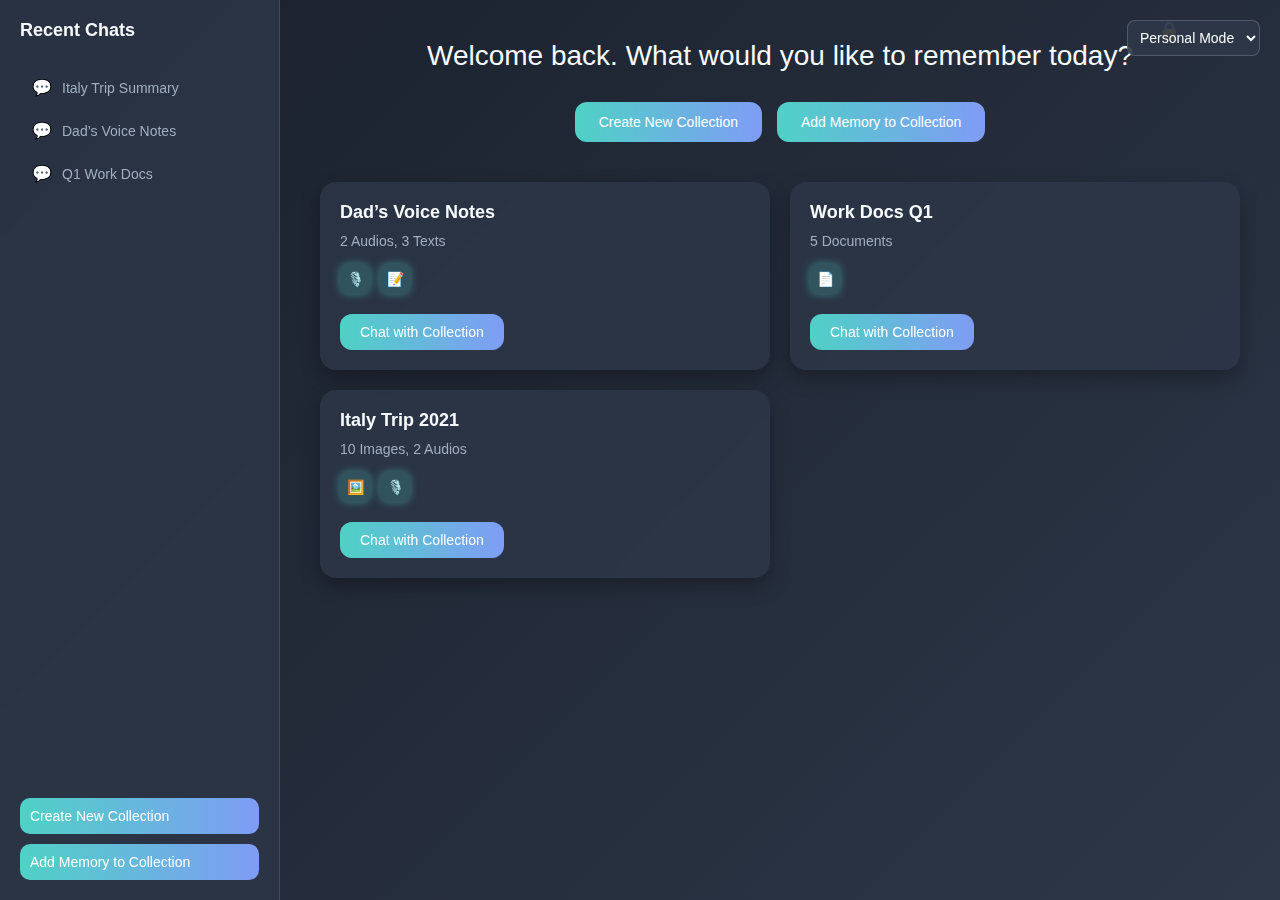
<file: index.html>
<!DOCTYPE html>
<html lang="en">
<head>
    <meta charset="UTF-8">
    <meta name="viewport" content="width=device-width, initial-scale=1.0">
    <title>Memory Vault - Dark Mode Homepage with Sidebar</title>
    <style>
        * {
            margin: 0;
            padding: 0;
            box-sizing: border-box;
            font-family: 'Inter', -apple-system, BlinkMacSystemFont, sans-serif;
        }

        body {
            background: linear-gradient(135deg, #1A202C 0%, #2D3748 100%);
            color: #E2E8F0;
            min-height: 100vh;
            overflow: hidden;
            display: flex;
        }

        .container {
            display: flex;
            width: 100%;
            height: 100vh;
        }

        /* Sidebar */
        .sidebar {
            width: 280px;
            background: rgba(45, 55, 72, 0.8);
            backdrop-filter: blur(12px);
            border-right: 1px solid rgba(160, 174, 192, 0.2);
            padding: 20px;
            display: flex;
            flex-direction: column;
            gap: 15px;
        }

        .sidebar h2 {
            font-size: 18px;
            color: #F7FAFC;
            margin-bottom: 10px;
        }

        .recent-chats {
            list-style: none;
            flex-grow: 1;
            overflow-y: auto;
        }

        .chat-item {
            padding: 12px;
            border-radius: 10px;
            cursor: pointer;
            font-size: 14px;
            color: #A0AEC0;
            transition: background 0.3s, color 0.3s;
            display: flex;
            align-items: center;
            gap: 10px;
        }

        .chat-item:hover {
            background: rgba(79, 209, 197, 0.2);
            color: #F7FAFC;
        }

        .chat-item.active {
            background: linear-gradient(90deg, #4FD1C5 0%, #7F9CF5 100%);
            color: #FFFFFF;
        }

        .chat-icon {
            font-size: 16px;
        }

        .sidebar-actions {
            display: flex;
            flex-direction: column;
            gap: 10px;
        }

        .sidebar-btn {
            background: linear-gradient(90deg, #4FD1C5 0%, #7F9CF5 100%);
            color: #FFFFFF;
            padding: 10px;
            border-radius: 10px;
            border: none;
            font-size: 14px;
            cursor: pointer;
            text-align: left;
            transition: box-shadow 0.3s, transform 0.3s;
        }

        .sidebar-btn:hover {
            box-shadow: 0 0 15px rgba(79, 209, 197, 0.7);
            transform: scale(1.02);
        }

        /* Main Content */
        .main-content {
            flex-grow: 1;
            padding: 20px;
            overflow-y: auto;
        }

        .header {
            text-align: center;
            padding: 20px;
        }

        .header h1 {
            font-size: 28px;
            font-weight: 500;
            color: #F7FAFC;
            margin-bottom: 10px;
        }

        .action-buttons {
            display: flex;
            gap: 15px;
            justify-content: center;
            margin-bottom: 20px;
        }

        .action-btn {
            background: linear-gradient(90deg, #4FD1C5 0%, #7F9CF5 100%);
            color: #FFFFFF;
            padding: 12px 24px;
            border-radius: 12px;
            border: none;
            font-size: 14px;
            cursor: pointer;
            transition: box-shadow 0.3s, transform 0.3s;
        }

        .action-btn:hover {
            box-shadow: 0 0 15px rgba(79, 209, 197, 0.7);
            transform: scale(1.05);
        }

        .collection-grid {
            display: grid;
            grid-template-columns: repeat(auto-fill, minmax(300px, 1fr));
            gap: 20px;
            padding: 20px;
        }

        .collection-card {
            background: rgba(45, 55, 72, 0.8);
            backdrop-filter: blur(12px);
            border-radius: 16px;
            padding: 20px;
            box-shadow: 0 8px 20px rgba(0, 0, 0, 0.3);
            transition: transform 0.3s, box-shadow 0.3s;
            cursor: pointer;
        }

        .collection-card:hover {
            transform: translateY(-5px);
            box-shadow: 0 12px 24px rgba(0, 0, 0, 0.4);
        }

        .collection-card h3 {
            font-size: 18px;
            color: #F7FAFC;
            margin-bottom: 10px;
        }

        .collection-card .sub-info {
            font-size: 14px;
            color: #A0AEC0;
            margin-bottom: 15px;
        }

        .memory-icons {
            display: flex;
            gap: 10px;
            margin-bottom: 20px;
        }

        .memory-icon {
            width: 30px;
            height: 30px;
            background: rgba(79, 209, 197, 0.2);
            border-radius: 8px;
            display: flex;
            align-items: center;
            justify-content: center;
            font-size: 14px;
            color: #4FD1C5;
            box-shadow: 0 0 8px rgba(79, 209, 197, 0.5);
        }

        .chat-btn {
            background: linear-gradient(90deg, #4FD1C5 0%, #7F9CF5 100%);
            color: #FFFFFF;
            padding: 10px 20px;
            border-radius: 12px;
            border: none;
            font-size: 14px;
            cursor: pointer;
            transition: box-shadow 0.3s, transform 0.3s;
        }

        .chat-btn:hover {
            box-shadow: 0 0 15px rgba(79, 209, 197, 0.7);
            transform: scale(1.05);
        }

        /* Chat Interface */
        .chat-view {
            display: none;
            position: fixed;
            top: 0;
            left: 0;
            width: 100%;
            height: 100%;
            background: rgba(26, 32, 44, 0.95);
            backdrop-filter: blur(8px);
            flex-direction: column;
            padding: 40px;
            z-index: 10;
        }

        .chat-view.active {
            display: flex;
        }

        .chat-header {
            display: flex;
            justify-content: space-between;
            align-items: center;
            margin-bottom: 20px;
        }

        .chat-header h2 {
            font-size: 22px;
            color: #F7FAFC;
        }

        .close-chat {
            background: none;
            border: none;
            color: #A0AEC0;
            font-size: 24px;
            cursor: pointer;
        }

        .suggested-prompts {
            display: flex;
            gap: 10px;
            margin-bottom: 20px;
            overflow-x: auto;
            padding-bottom: 5px;
        }

        .prompt-chip {
            background: linear-gradient(90deg, #4FD1C5 0%, #7F9CF5 100%);
            color: #FFFFFF;
            padding: 8px 16px;
            border-radius: 20px;
            font-size: 13px;
            cursor: pointer;
            transition: transform 0.2s;
        }

        .prompt-chip:hover {
            transform: scale(1.05);
        }

        .chat-container {
            flex-grow: 1;
            background: rgba(45, 55, 72, 0.9);
            border-radius: 16px;
            padding: 20px;
            overflow-y: auto;
            box-shadow: inset 0 2px 10px rgba(0, 0, 0, 0.3);
        }

        .chat-message {
            margin-bottom: 15px;
            display: flex;
            align-items: flex-start;
            gap: 10px;
        }

        .chat-message.user {
            justify-content: flex-end;
        }

        .chat-bubble {
            max-width: 60%;
            padding: 12px 18px;
            border-radius: 16px;
            font-size: 14px;
            line-height: 1.5;
            box-shadow: 0 2px 5px rgba(0, 0, 0, 0.2);
            animation: slideIn 0.3s ease;
        }

        .chat-message.user .chat-bubble {
            background: linear-gradient(90deg, #4FD1C5 0%, #7F9CF5 100%);
            color: #FFFFFF;
            border-bottom-right-radius: 4px;
        }

        .chat-message.ai .chat-bubble {
            background: rgba(74, 85, 104, 0.9);
            color: #F7FAFC;
            border-bottom-left-radius: 4px;
        }

        .chat-input {
            display: flex;
            gap: 10px;
            padding: 20px 0;
        }

        .chat-input input {
            flex-grow: 1;
            padding: 12px;
            border: 1px solid rgba(160, 174, 192, 0.3);
            border-radius: 12px;
            font-size: 14px;
            background: rgba(45, 55, 72, 0.9);
            color: #F7FAFC;
            outline: none;
        }

        .chat-input button {
            background: linear-gradient(90deg, #4FD1C5 0%, #7F9CF5 100%);
            color: #FFFFFF;
            border: none;
            padding: 12px 20px;
            border-radius: 12px;
            cursor: pointer;
            font-size: 14px;
        }

        /* Modals */
        .modal {
            display: none;
            position: fixed;
            top: 0;
            left: 0;
            width: 100%;
            height: 100%;
            background: rgba(0, 0, 0, 0.7);
            align-items: center;
            justify-content: center;
            z-index: 20;
        }

        .modal.active {
            display: flex;
        }

        .modal-content {
            background: rgba(45, 55, 72, 0.9);
            backdrop-filter: blur(12px);
            padding: 20px;
            border-radius: 16px;
            width: 400px;
            text-align: center;
            color: #F7FAFC;
        }

        .modal-content input, .modal-content select {
            width: 100%;
            padding: 10px;
            margin: 10px 0;
            border: 1px solid rgba(160, 174, 192, 0.3);
            border-radius: 8px;
            background: rgba(74, 85, 104, 0.9);
            color: #F7FAFC;
        }

        .modal-content button {
            background: linear-gradient(90deg, #4FD1C5 0%, #7F9CF5 100%);
            color: #FFFFFF;
            padding: 10px 20px;
            border: none;
            border-radius: 8px;
            cursor: pointer;
            margin: 5px;
        }

        /* Privacy Icon */
        .privacy-icon {
            position: fixed;
            top: 20px;
            right: 100px;
            font-size: 18px;
            color: #A0AEC0;
            cursor: pointer;
        }

        .privacy-icon:hover::after {
            content: 'Your memories are secure';
            position: absolute;
            background: #2D3748;
            color: #F7FAFC;
            padding: 6px 12px;
            border-radius: 6px;
            font-size: 12px;
            top: 25px;
            right: 0;
        }

        /* Mode Toggle */
        .mode-toggle {
            position: fixed;
            top: 20px;
            right: 20px;
        }

        .mode-toggle select {
            padding: 8px;
            border: 1px solid rgba(160, 174, 192, 0.3);
            border-radius: 8px;
            background: rgba(45, 55, 72, 0.9);
            color: #F7FAFC;
            font-size: 14px;
            cursor: pointer;
        }

        /* Animations */
        @keyframes slideIn {
            from {
                opacity: 0;
                transform: translateY(10px);
            }
            to {
                opacity: 1;
                transform: translateY(0);
            }
        }
    </style>
</head>
<body>
    <div class="container">
        <!-- Sidebar -->
        <div class="sidebar">
            <h2>Recent Chats</h2>
            <ul class="recent-chats">
                <li class="chat-item">
                    <span class="chat-icon">💬</span>
                    Italy Trip Summary
                </li>
                <li class="chat-item">
                    <span class="chat-icon">💬</span>
                    Dad’s Voice Notes
                </li>
                <li class="chat-item">
                    <span class="chat-icon">💬</span>
                    Q1 Work Docs
                </li>
            </ul>
            <div class="sidebar-actions">
                <button class="sidebar-btn" onclick="toggleNewCollectionModal()">Create New Collection</button>
                <button class="sidebar-btn" onclick="toggleAddMemoryModal()">Add Memory to Collection</button>
            </div>
        </div>

        <!-- Main Content -->
        <div class="main-content">
            <div class="header">
                <h1>Welcome back. What would you like to remember today?</h1>
            </div>

            <!-- Action Buttons -->
            <div class="action-buttons">
                <button class="action-btn" onclick="toggleNewCollectionModal()">Create New Collection</button>
                <button class="action-btn" onclick="toggleAddMemoryModal()">Add Memory to Collection</button>
            </div>

            <!-- Collection Grid -->
            <div class="collection-grid">
                <div class="collection-card">
                    <h3>Dad’s Voice Notes</h3>
                    <div class="sub-info">2 Audios, 3 Texts</div>
                    <div class="memory-icons">
                        <div class="memory-icon">🎙️</div>
                        <div class="memory-icon">📝</div>
                    </div>
                    <button class="chat-btn" onclick="openChat('Dad’s Voice Notes')">Chat with Collection</button>
                </div>
                <div class="collection-card">
                    <h3>Work Docs Q1</h3>
                    <div class="sub-info">5 Documents</div>
                    <div class="memory-icons">
                        <div class="memory-icon">📄</div>
                    </div>
                    <button class="chat-btn" onclick="openChat('Work Docs Q1')">Chat with Collection</button>
                </div>
                <div class="collection-card">
                    <h3>Italy Trip 2021</h3>
                    <div class="sub-info">10 Images, 2 Audios</div>
                    <div class="memory-icons">
                        <div class="memory-icon">🖼️</div>
                        <div class="memory-icon">🎙️</div>
                    </div>
                    <button class="chat-btn" onclick="openChat('Italy Trip 2021')">Chat with Collection</button>
                </div>
            </div>
        </div>
    </div>

    <!-- Chat Interface -->
    <div class="chat-view" id="chatView">
        <div class="chat-header">
            <h2 id="chatTitle"></h2>
            <button class="close-chat" onclick="closeChat()">×</button>
        </div>
        <div class="suggested-prompts">
            <div class="prompt-chip">What happened in this trip?</div>
            <div class="prompt-chip">Summarize the work notes</div>
        </div>
        <div class="chat-container">
            <div class="chat-message ai">
                <div class="chat-bubble">Let’s dive into this collection. What would you like to explore?</div>
            </div>
            <div class="chat-message user">
                <div class="chat-bubble">Can you summarize the key moments?</div>
            </div>
        </div>
        <div class="chat-input">
            <input type="text" placeholder="Ask about this collection…">
            <button>Send</button>
        </div>
    </div>

    <!-- New Collection Modal -->
    <div class="modal" id="newCollectionModal">
        <div class="modal-content">
            <h3>New Collection</h3>
            <input type="text" placeholder="Collection Name">
            <button onclick="toggleNewCollectionModal()">Create</button>
            <button onclick="toggleNewCollectionModal()">Cancel</button>
        </div>
    </div>

    <!-- Add Memory Modal -->
    <div class="modal" id="addMemoryModal">
        <div class="modal-content">
            <h3>Add Memory to Collection</h3>
            <select>
                <option>Dad’s Voice Notes</option>
                <option>Work Docs Q1</option>
                <option>Italy Trip 2021</option>
            </select>
            <input type="file" accept=".txt,.pdf,.jpg,.png,.mp3">
            <button onclick="toggleAddMemoryModal()">Add</button>
            <button onclick="toggleAddMemoryModal()">Cancel</button>
        </div>
    </div>

    <!-- Privacy Icon -->
    <div class="privacy-icon">🔒</div>

    <!-- Mode Toggle -->
    <div class="mode-toggle">
        <select onchange="toggleMode(this.value)">
            <option>Personal Mode</option>
            <option>Work Mode</option>
        </select>
    </div>

    <script>
        function openChat(collectionName) {
            const chatView = document.getElementById('chatView');
            const chatTitle = document.getElementById('chatTitle');
            chatTitle.textContent = collectionName;
            chatView.classList.add('active');
            const chatContainer = document.querySelector('.chat-container');
            chatContainer.scrollTop = chatContainer.scrollHeight;
        }

        function closeChat() {
            const chatView = document.getElementById('chatView');
            chatView.classList.remove('active');
        }

        function toggleNewCollectionModal() {
            const modal = document.getElementById('newCollectionModal');
            modal.classList.toggle('active');
        }

        function toggleAddMemoryModal() {
            const modal = document.getElementById('addMemoryModal');
            modal.classList.toggle('active');
        }

        function toggleMode(mode) {
            const promptChips = document.querySelectorAll('.prompt-chip');
            promptChips.forEach(chip => {
                chip.textContent = mode === 'Work Mode' ? 'Summarize the work notes' : 'What happened in this trip?';
            });
        }

        // Microinteractions
        const cards = document.querySelectorAll('.collection-card');
        cards.forEach(card => {
            card.addEventListener('mouseenter', () => {
                card.style.transition = 'transform 0.3s, box-shadow 0.3s';
            });
        });

        const chatItems = document.querySelectorAll('.chat-item');
        chatItems.forEach(item => {
            item.addEventListener('click', () => {
                chatItems.forEach(i => i.classList.remove('active'));
                item.classList.add('active');
            });
        });

        const promptChips = document.querySelectorAll('.prompt-chip');
        promptChips.forEach(chip => {
            chip.addEventListener('click', () => {
                chip.style.transform = 'scale(0.95)';
                setTimeout(() => {
                    chip.style.transform = 'scale(1)';
                }, 100);
            });
        });
    </script>
</body>
</html>
</file>
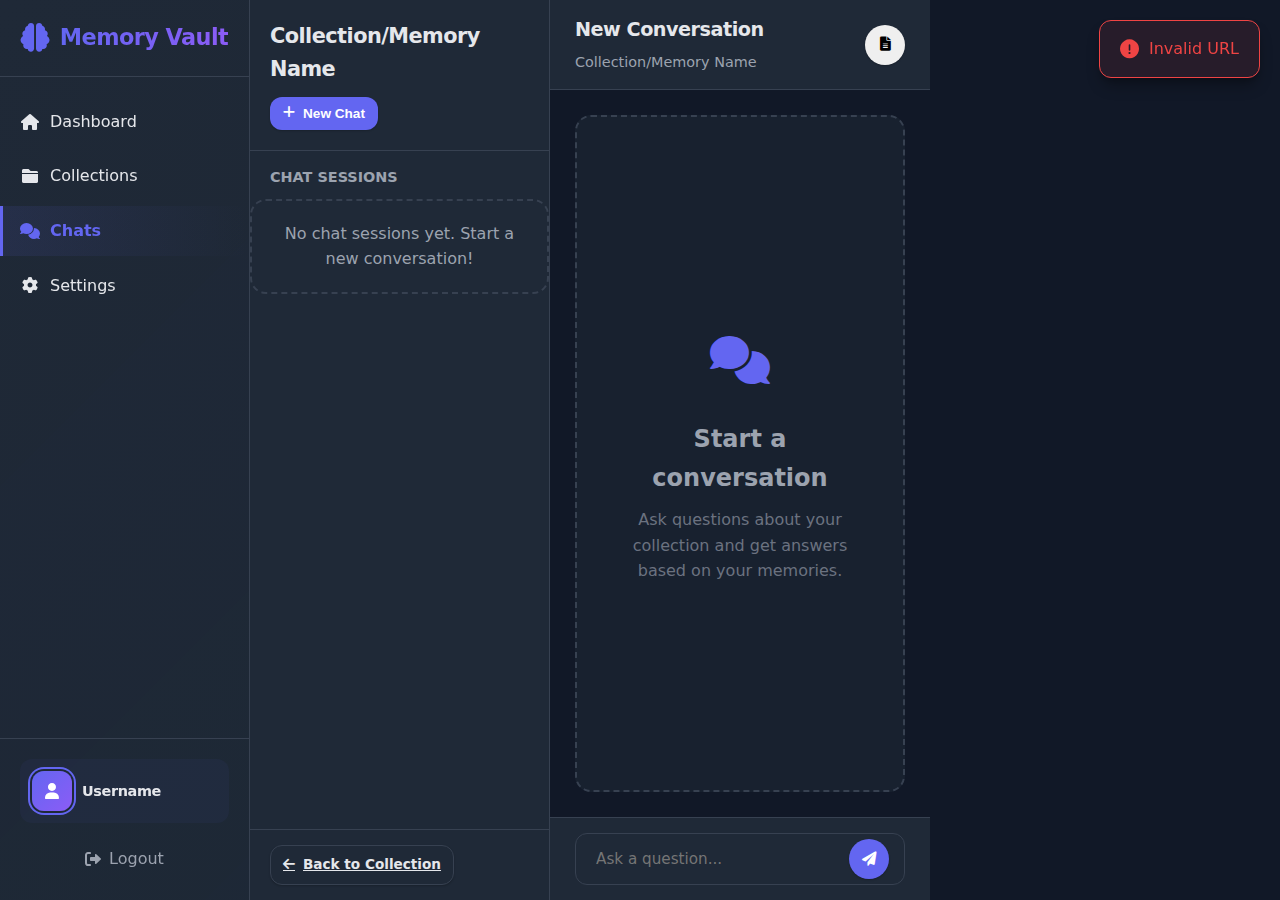
<file: home.html>
<!DOCTYPE html>
<html lang="en">
<head>
    <meta charset="UTF-8">
    <meta name="viewport" content="width=device-width, initial-scale=1.0">
    <title>Memory Vault - Chat</title>
    <link rel="stylesheet" href="https://cdnjs.cloudflare.com/ajax/libs/font-awesome/6.0.0/css/all.min.css">
    <style>
        /* Base Styles */
/* Base Styles */
:root {
    --primary-color: #6366f1;
    --primary-light: #818cf8;
    --primary-dark: #4f46e5;
    --secondary-color: #8b5cf6;
    --accent-color: #f59e0b;
    --text-color: #e5e7eb;
    --text-light: #9ca3af;
    --text-muted: #6b7280;
    --background-color: #111827;
    --card-bg: #1f2937;
    --sidebar-bg: #1f2937;
    --sidebar-active: rgba(99, 102, 241, 0.1);
    --user-message-bg: rgba(99, 102, 241, 0.1);
    --ai-message-bg: rgba(31, 41, 55, 0.5);
    --border-color: #374151;
    --light-border: #4b5563;
    --error-color: #ef4444;
    --success-color: #10b981;
    --reference-color: #f1c40f;
    --shadow: 0 4px 6px -1px rgba(0, 0, 0, 0.3), 0 2px 4px -1px rgba(0, 0, 0, 0.2);
    --shadow-sm: 0 1px 2px rgba(0, 0, 0, 0.2);
    --shadow-lg: 0 10px 15px -3px rgba(0, 0, 0, 0.3), 0 4px 6px -2px rgba(0, 0, 0, 0.2);
    --transition: all 0.3s cubic-bezier(0.4, 0, 0.2, 1);
    --radius-sm: 0.375rem;
    --radius-md: 0.5rem;
    --radius-lg: 0.75rem;
    --radius-xl: 1rem;
}

* {
    margin: 0;
    padding: 0;
    box-sizing: border-box;
}

body {
    font-family: 'Inter', 'Segoe UI', system-ui, sans-serif;
    background-color: var(--background-color);
    color: var(--text-color);
    line-height: 1.6;
    min-height: 100vh;
}

/* App Container */
.app-container {
    display: flex;
    min-height: 100vh;
}

/* Main Sidebar */
.sidebar {
    width: 250px;
    background-color: var(--sidebar-bg);
    border-right: 1px solid var(--border-color);
    display: flex;
    flex-direction: column;
    position: fixed;
    top: 0;
    left: 0;
    bottom: 0;
    z-index: 10;
    transition: var(--transition);
    background: linear-gradient(135deg, var(--card-bg) 0%, rgba(31, 41, 55, 0.95) 100%);
    backdrop-filter: blur(10px);
}

.sidebar-header {
    padding: 20px;
    display: flex;
    align-items: center;
    justify-content: center;
    border-bottom: 1px solid var(--border-color);
}

.sidebar-header .logo-icon {
    font-size: 1.8rem;
    color: var(--primary-color);
    margin-right: 10px;
    transition: var(--transition);
}

.sidebar-header .logo-icon:hover {
    color: var(--primary-light);
}

.sidebar-header .app-name {
    font-size: 1.4rem;
    font-weight: 700;
    background: linear-gradient(to right, var(--primary-color), var(--secondary-color));
    -webkit-background-clip: text;
    -webkit-text-fill-color: transparent;
    letter-spacing: -0.025em;
}

.sidebar-nav {
    flex: 1;
    padding: 20px 0;
    overflow-y: auto;
}

.sidebar-nav ul {
    list-style: none;
}

.sidebar-nav li {
    margin-bottom: 5px;
}

.sidebar-nav a {
    display: flex;
    align-items: center;
    padding: 12px 20px;
    color: var(--text-color);
    text-decoration: none;
    transition: var(--transition);
    border-radius: 0 var(--radius-lg) var(--radius-lg) 0;
    font-weight: 500;
}

.sidebar-nav a:hover {
    background-color: var(--sidebar-active);
    color: var(--primary-color);
    transform: translateX(4px);
}

.sidebar-nav li.active a {
    background: linear-gradient(90deg, var(--sidebar-active), transparent);
    color: var(--primary-color);
    font-weight: 600;
    border-left: 3px solid var(--primary-color);
    padding-left: 17px;
}

.sidebar-nav i {
    margin-right: 10px;
    width: 20px;
    text-align: center;
    color: currentColor;
    transition: var(--transition);
}

.sidebar-footer {
    padding: 20px;
    border-top: 1px solid var(--border-color);
}

.user-info {
    display: flex;
    align-items: center;
    margin-bottom: 15px;
    padding: 0.75rem;
    background-color: rgba(99, 102, 241, 0.05);
    border-radius: var(--radius-lg);
    transition: var(--transition);
}

.user-info:hover {
    background-color: rgba(99, 102, 241, 0.1);
}

.user-avatar {
    width: 40px;
    height: 40px;
    background: linear-gradient(135deg, var(--primary-color), var(--secondary-color));
    color: white;
    border-radius: 12px;
    display: flex;
    align-items: center;
    justify-content: center;
    margin-right: 10px;
    box-shadow: 0 0 0 2px var(--card-bg), 0 0 0 4px var(--primary-color);
}

.user-name {
    font-weight: 600;
    font-size: 0.9rem;
    letter-spacing: -0.025em;
}

.logout-button {
    display: flex;
    align-items: center;
    justify-content: center;
    color: var(--text-light);
    text-decoration: none;
    padding: 8px 0;
    transition: var(--transition);
    border-radius: var(--radius-lg);
    font-weight: 500;
}

.logout-button:hover {
    color: var(--primary-color);
    background-color: var(--sidebar-active);
}

.logout-button i {
    margin-right: 8px;
    color: currentColor;
}

/* Chat Container */
.chat-container {
    flex: 1;
    margin-left: 250px;
    display: flex;
    height: 100vh;
}

/* Chat Sidebar */
.chat-sidebar {
    width: 300px;
    border-right: 1px solid var(--border-color);
    display: flex;
    flex-direction: column;
    background-color: var(--card-bg);
}

.chat-sidebar-header {
    padding: 20px;
    border-bottom: 1px solid var(--border-color);
}

.chat-sidebar-header h2 {
    font-size: 1.3rem;
    margin-bottom: 10px;
    color: var(--text-color);
    word-break: break-word;
    font-weight: 700;
    letter-spacing: -0.025em;
}

.chat-sessions {
    flex: 1;
    overflow-y: auto;
    padding: 15px 0;
}

.chat-sessions h3 {
    padding: 0 20px;
    font-size: 0.9rem;
    text-transform: uppercase;
    color: var(--text-light);
    margin-bottom: 10px;
    font-weight: 600;
}

.chat-sessions-list {
    display: flex;
    flex-direction: column;
}

.chat-session-item {
    padding: 12px 20px;
    cursor: pointer;
    transition: var(--transition);
    border-left: 3px solid transparent;
    background-color: var(--card-bg);
}

.chat-session-item:hover {
    background-color: var(--sidebar-active);
    transform: translateX(4px);
}

.chat-session-item.active {
    background: linear-gradient(90deg, var(--sidebar-active), transparent);
    border-left-color: var(--primary-color);
}

.chat-session-name {
    font-weight: 600;
    margin-bottom: 5px;
    white-space: nowrap;
    overflow: hidden;
    text-overflow: ellipsis;
    color: var(--text-color);
}

.chat-session-date {
    font-size: 0.8rem;
    color: var(--text-muted);
}

.chat-sidebar-footer {
    padding: 15px 20px;
    border-top: 1px solid var(--border-color);
}

/* Main Chat Area */
.chat-main {
    flex: 1;
    display: flex;
    flex-direction: column;
    background-color: var(--background-color);
}

.chat-header {
    padding: 15px 25px;
    background-color: var(--card-bg);
    border-bottom: 1px solid var(--border-color);
    display: flex;
    justify-content: space-between;
    align-items: center;
}

.chat-info h2 {
    font-size: 1.2rem;
    margin-bottom: 3px;
    color: var(--text-color);
    font-weight: 700;
    letter-spacing: -0.025em;
}

.chat-info span {
    font-size: 0.9rem;
    color: var(--text-light);
}

.chat-messages {
    flex: 1;
    overflow-y: auto;
    padding: 25px;
}

.welcome-message {
    display: flex;
    flex-direction: column;
    align-items: center;
    justify-content: center;
    height: 100%;
    padding: 30px;
    text-align: center;
    color: var(--text-light);
    background-color: rgba(31, 41, 55, 0.5);
    border-radius: var(--radius-xl);
    border: 2px dashed var(--border-color);
}

.welcome-icon {
    font-size: 3rem;
    color: var(--primary-color);
    margin-bottom: 20px;
    transition: var(--transition);
}

.welcome-icon:hover {
    transform: scale(1.1);
}

.welcome-message h3 {
    font-size: 1.5rem;
    margin-bottom: 10px;
    font-weight: 700;
}

.welcome-message p {
    max-width: 400px;
    color: var(--text-muted);
}

.message {
    margin-bottom: 20px;
    max-width: 85%;
}

.message.user-message {
    margin-left: auto;
}

.message.ai-message {
    margin-right: auto;
}

.message-content {
    padding: 15px;
    border-radius: var(--radius-lg);
    position: relative;
    box-shadow: var(--shadow-sm);
    transition: var(--transition);
}

.message-content:hover {
    transform: translateY(-2px);
    box-shadow: var(--shadow);
}

.user-message .message-content {
    background-color: var(--user-message-bg);
    border-bottom-right-radius: 0;
}

.ai-message .message-content {
    background-color: var(--ai-message-bg);
    border-bottom-left-radius: 0;
}

.message-text {
    white-space: pre-wrap;
    font-size: 0.95rem;
    line-height: 1.5;
    color: var(--text-color);
}

.message-references {
    margin-top: 10px;
    padding-top: 10px;
    border-top: 1px dashed var(--light-border);
}

.message-references h4 {
    font-size: 0.8rem;
    color: var(--text-light);
    margin-bottom: 5px;
    font-weight: 600;
}

.reference-list {
    display: flex;
    flex-wrap: wrap;
    gap: 5px;
}

.reference-item {
    background-color: rgba(241, 196, 15, 0.1);
    color: var(--text-color);
    padding: 3px 8px;
    border-radius: var(--radius-md);
    font-size: 0.8rem;
    cursor: pointer;
    transition: var(--transition);
}

.reference-item:hover {
    background-color: rgba(241, 196, 15, 0.2);
    transform: translateY(-1px);
}

.message-meta {
    display: flex;
    justify-content: flex-end;
    margin-top: 5px;
    font-size: 0.8rem;
    color: var(--text-muted);
}

/* Chat Input */
.chat-input-container {
    padding: 15px 25px;
    background-color: var(--card-bg);
    border-top: 1px solid var(--border-color);
}

.thinking-indicator {
    display: none;
    align-items: center;
    padding: 8px 15px;
    border-radius: var(--radius-lg);
    background-color: var(--ai-message-bg);
    margin-bottom: 10px;
    width: fit-content;
}

.thinking-indicator.active {
    display: flex;
}

.thinking-indicator .dot {
    width: 8px;
    height: 8px;
    background-color: var(--text-muted);
    border-radius: 50%;
    margin-right: 4px;
    animation: bounce 1.4s infinite ease-in-out both;
}

.thinking-indicator .dot:nth-child(1) {
    animation-delay: -0.32s;
}

.thinking-indicator .dot:nth-child(2) {
    animation-delay: -0.16s;
}

.thinking-indicator p {
    margin-left: 5px;
    font-size: 0.9rem;
    color: var(--text-light);
}

@keyframes bounce {
    0%, 80%, 100% { transform: scale(0); }
    40% { transform: scale(1.0); }
}

.chat-input {
    display: flex;
    align-items: center;
    gap: 10px;
    background-color: var(--card-bg);
    border-radius: var(--radius-lg);
    padding: 5px 15px 5px 20px;
    border: 1px solid var(--border-color);
    transition: var(--transition);
}

.chat-input:hover {
    border-color: var(--primary-color);
}

.chat-input textarea {
    flex: 1;
    border: none;
    background: transparent;
    padding: 10px 0;
    resize: none;
    max-height: 100px;
    min-height: 24px;
    outline: none;
    font-family: inherit;
    font-size: 0.95rem;
    color: var(--text-color);
}

.chat-input textarea:focus {
    border-color: var(--primary-color);
}

/* Referenced Memories Panel */
.memories-panel {
    width: 350px;
    background-color: var(--card-bg);
    border-left: 1px solid var(--border-color);
    display: flex;
    flex-direction: column;
    transform: translateX(100%);
    transition: transform 0.3s ease;
}

.memories-panel.active {
    transform: translateX(0);
}

.memories-panel-header {
    padding: 15px 20px;
    border-bottom: 1px solid var(--border-color);
    display: flex;
    justify-content: space-between;
    align-items: center;
}

.memories-panel-header h3 {
    font-size: 1.1rem;
    font-weight: 700;
    color: var(--text-color);
    letter-spacing: -0.025em;
}

.close-panel-btn {
    background: none;
    border: none;
    cursor: pointer;
    color: var(--text-light);
    font-size: 1.1rem;
    transition: var(--transition);
    padding: 8px;
    border-radius: var(--radius-md);
}

.close-panel-btn:hover {
    color: var(--error-color);
    background-color: rgba(239, 68, 68, 0.1);
}

.memories-list {
    flex: 1;
    overflow-y: auto;
    padding: 20px;
}

.memory-item {
    background-color: var(--card-bg);
    border-radius: var(--radius-lg);
    padding: 15jx;
    margin-bottom: 15px;
    box-shadow: var(--shadow);
    transition: var(--transition);
    border: 1px solid var(--border-color);
}

.memory-item:hover {
    transform: translateY(-4px);
    box-shadow: var(--shadow-lg);
    border-color: var(--primary-color);
}

.memory-header {
    display: flex;
    align-items: center;
    margin-bottom: 10px;
}

.memory-type-icon {
    width: 36px;
    height: 36px;
    border-radius: var(--radius-md);
    background: linear-gradient(135deg, rgba(99, 102, 241, 0.1), rgba(139, 92, 246, 0.1));
    color: var(--primary-color);
    display: flex;
    align-items: center;
    justify-content: center;
    margin-right: 10px;
    transition: var(--transition);
}

.memory-item:hover .memory-type-icon {
    background: linear-gradient(135deg, rgba(99, 102, 241, 0.2), rgba(139, 92, 246, 0.2));
}

.memory-details h4 {
    font-size: 1rem;
    margin-bottom: 3px;
    color: var(--text-color);
    font-weight: 600;
}

.memory-details small {
    color: var(--text-muted);
    font-size: 0.8rem;
}

.memory-preview {
    margin-top: 10px;
    padding: 10px;
    background-color: rgba(31, 41, 55, 0.5);
    border-radius: var(--radius-md);
    font-size: 0.9rem;
    max-height: 150px;
    overflow-y: auto;
    border: 1px solid var(--light-border);
    color: var(--text-light);
}

.audio-preview audio {
    width: 100%;
    margin-top: 5px;
}

/* Empty States */
.empty-state {
    text-align: center;
    padding: 20px;
    color: var(--text-light);
    background-color: rgba(31, 41, 55, 0.5);
    border-radius: var(--radius-xl);
    border: 2px dashed var(--border-color);
}

/* Buttons */
.btn {
    padding: 10px 15px;
    border-radius: var(--radius-lg);
    border: none;
    font-size: 0.9rem;
    font-weight: 600;
    cursor: pointer;
    transition: var(--transition);
    display: inline-flex;
    align-items: center;
    justify-content: center;
    box-shadow: var(--shadow-sm);
}

.btn i {
    margin-right: 8px;
}

.btn-sm {
    padding: 8px 12px;
    font-size: 0.85rem;
}

.btn-icon {
    width: 40px;
    height: 40px;
    padding: 0;
    border-radius: 50%;
}

.btn-icon i {
    margin: 0;
}

.btn-primary {
    background-color: var(--primary-color);
    color: white;
    border: 1px solid transparent;
}

.btn-primary:hover {
    background-color: var(--primary-dark);
    transform: translateY(-2px);
    box-shadow: 0 4px 14px -1px rgba(99, 102, 241, 0.3);
}

.btn-primary:active {
    transform: translateY(0);
    box-shadow: none;
}

.btn-secondary {
    background-color: var(--card-bg);
    color: var(--text-color);
    border: 1px solid var(--border-color);
}

.btn-secondary:hover {
    background-color: var(--sidebar-active);
    border-color: var(--primary-color);
}

/* Notification */
#notification-container {
    position: fixed;
    top: 20px;
    right: 20px;
    z-index: 1000;
}

.notification {
    padding: 15px 20px;
    border-radius: var(--radius-lg);
    margin-bottom: 10px;
    box-shadow: var(--shadow-lg);
    display: flex;
    align-items: center;
    animation: slideIn 0.3s forwards;
    border: 1px solid;
}

.notification.success {
    background-color: rgba(16, 185, 129, 0.1);
    color: var(--success-color);
    border-color: var(--success-color);
}

.notification.error {
    background-color: rgba(239, 68, 68, 0.1);
    color: var(--error-color);
    border-color: var(--error-color);
}

.notification i {
    margin-right: 10px;
    font-size: 1.2rem;
}

@keyframes slideIn {
    from {
        transform: translateX(100%);
        opacity: 0;
    }
    to {
        transform: translateX(0);
        opacity: 1;
    }
}

/* Responsive Styles */
@media (max-width: 1200px) {
    .chat-sidebar {
        width: 260px;
    }
    
    .memories-panel {
        width: 300px;
    }
}

@media (max-width: 992px) {
    .chat-container {
        display: grid;
        grid-template-areas: 
            "sidebar sidebar"
            "main memories";
        grid-template-columns: 1fr 0;
        grid-template-rows: auto 1fr;
    }
    
    .chat-sidebar {
        grid-area: sidebar;
        width: 100%;
        height: auto;
        max-height: 40vh;
    }
    
    .chat-main {
        grid-area: main;
    }
    
    .memories-panel {
        grid-area: memories;
        width: 100%;
        height: 100%;
        position: fixed;
        top: 0;
        right: 0;
        bottom: 0;
    }
    
    .message {
        max-width: 90%;
    }
}

@media (max-width: 768px) {
    .sidebar {
        width: 70px;
    }

    .sidebar-header .app-name, 
    .sidebar-nav span, 
    .user-details,
    .logout-button span {
        display: none;
    }

    .user-avatar {
        margin-right: 0;
    }

    .sidebar-header {
        justify-content: center;
    }

    .sidebar-header .logo-icon {
        margin-right: 0;
    }

    .chat-container {
        margin-left: 70px;
    }
    
    .message {
        max-width: 95%;
    }
}
    </style>
</head>
<body>
    <div class="app-container">
        <!-- Sidebar Navigation -->
        <aside class="sidebar">
            <div class="sidebar-header">
                <i class="fas fa-brain logo-icon"></i>
                <h1 class="app-name">Memory Vault</h1>
            </div>
            <nav class="sidebar-nav">
                <ul>
                    <li>
                        <a href="/">
                            <i class="fas fa-home"></i>
                            <span>Dashboard</span>
                        </a>
                    </li>
                    <li>
                        <a href="/collections">
                            <i class="fas fa-folder"></i>
                            <span>Collections</span>
                        </a>
                    </li>
                    <li class="active">
                        <a href="/chats">
                            <i class="fas fa-comments"></i>
                            <span>Chats</span>
                        </a>
                    </li>
                    <li>
                        <a href="/settings">
                            <i class="fas fa-cog"></i>
                            <span>Settings</span>
                        </a>
                    </li>
                </ul>
            </nav>
            <div class="sidebar-footer">
                <div class="user-info">
                    <div class="user-avatar">
                        <i class="fas fa-user"></i>
                    </div>
                    <div class="user-details">
                        <p class="user-name" id="current-username">Username</p>
                    </div>
                </div>
                <a href="/logout" class="logout-button">
                    <i class="fas fa-sign-out-alt"></i>
                    <span>Logout</span>
                </a>
            </div>
        </aside>

        <!-- Chat Container -->
        <div class="chat-container">
            <!-- Chat Sidebar -->
            <aside class="chat-sidebar">
                <div class="chat-sidebar-header">
                    <h2 id="entity-name">Collection/Memory Name</h2>
                    <button id="new-chat-btn" class="btn btn-sm btn-primary">
                        <i class="fas fa-plus"></i> New Chat
                    </button>
                </div>
                <div class="chat-sessions">
                    <h3>Chat Sessions</h3>
                    <div class="chat-sessions-list" id="chat-sessions-container">
                        <!-- Chat sessions will be loaded here -->
                        <div class="empty-state" id="empty-chats">
                            <p>No chat sessions yet. Start a new conversation!</p>
                        </div>
                    </div>
                </div>
                <div class="chat-sidebar-footer">
                    <a href="#" id="back-link" class="btn btn-secondary btn-sm">
                        <i class="fas fa-arrow-left"></i> Back to Collection
                    </a>
                </div>
            </aside>

            <!-- Main Chat Area -->
            <main class="chat-main">
                <!-- Chat Header -->
                <header class="chat-header">
                    <div class="chat-info">
                        <h2 id="chat-title">New Conversation</h2>
                        <span id="chat-subtitle">Collection/Memory Name</span>
                    </div>
                    <div class="chat-actions">
                        <button id="view-memories-btn" class="btn btn-icon" title="View Referenced Memories">
                            <i class="fas fa-file-alt"></i>
                        </button>
                    </div>
                </header>

                <!-- Chat Messages -->
                <div class="chat-messages" id="chat-messages">
                    <!-- Messages will be loaded here -->
                    <div class="welcome-message" id="welcome-message">
                        <div class="welcome-icon">
                            <i class="fas fa-comments"></i>
                        </div>
                        <h3>Start a conversation</h3>
                        <p>Ask questions about your collection and get answers based on your memories.</p>
                    </div>
                </div>

                <!-- Chat Input -->
                <div class="chat-input-container">
                    <div id="thinking-indicator" class="thinking-indicator">
                        <span class="dot"></span>
                        <span class="dot"></span>
                        <span class="dot"></span>
                        <p>Thinking...</p>
                    </div>
                    <form id="chat-form" class="chat-input">
                        <textarea 
                            id="chat-input" 
                            placeholder="Ask a question..."
                            rows="1" 
                            required
                        ></textarea>
                        <button type="submit" id="send-btn" class="btn btn-icon btn-primary">
                            <i class="fas fa-paper-plane"></i>
                        </button>
                    </form>
                </div>
            </main>

            <!-- Referenced Memories Panel -->
            <aside class="memories-panel" id="memories-panel">
                <div class="memories-panel-header">
                    <h3>Referenced Memories</h3>
                    <button class="close-panel-btn">
                        <i class="fas fa-times"></i>
                    </button>
                </div>
                <div class="memories-list" id="referenced-memories">
                    <!-- Referenced memories will be loaded here -->
                    <div class="empty-state" id="empty-references">
                        <p>No memories referenced in this conversation yet.</p>
                    </div>
                </div>
            </aside>
        </div>
    </div>

    <!-- Notification Container -->
    <div id="notification-container"></div>

    <script>document.addEventListener('DOMContentLoaded', () => {
        // DOM Elements
        const entityNameEl = document.getElementById('entity-name');
        const chatTitleEl = document.getElementById('chat-title');
        const chatSubtitleEl = document.getElementById('chat-subtitle');
        const newChatBtn = document.getElementById('new-chat-btn');
        const backLinkEl = document.getElementById('back-link');
        const viewMemoriesBtn = document.getElementById('view-memories-btn');
        const memoriesPanel = document.getElementById('memories-panel');
        const closePanelBtn = document.querySelector('.close-panel-btn');
        const chatSessionsContainer = document.getElementById('chat-sessions-container');
        const emptyChatsSessions = document.getElementById('empty-chats');
        const chatMessagesContainer = document.getElementById('chat-messages');
        const welcomeMessage = document.getElementById('welcome-message');
        const chatForm = document.getElementById('chat-form');
        const chatInput = document.getElementById('chat-input');
        const sendBtn = document.getElementById('send-btn');
        const thinkingIndicator = document.getElementById('thinking-indicator');
        const referencedMemoriesContainer = document.getElementById('referenced-memories');
        const emptyReferences = document.getElementById('empty-references');
        const currentUsernameEl = document.getElementById('current-username');
        const notificationContainer = document.getElementById('notification-container');
    
        // State
        let entityType = 'collection'; // 'collection' or 'memory'
        let entityId = null;
        let entityData = null;
        let chatId = null;
        let chatSessions = [];
        let messages = [];
        let referencedMemories = [];
        let currentUser = null;
        let isProcessing = false;
    
        // Get parameters from URL
        const urlParams = getUrlParams();
        
        // Initialize
        init();
        
        // Auto-resize the textarea as content changes
        chatInput.addEventListener('input', function() {
            this.style.height = 'auto';
            this.style.height = (this.scrollHeight) + 'px';
        });
        
        // Get URL parameters
        function getUrlParams() {
            const path = window.location.pathname;
            console.log('Current path:', path);
            
            let params = {};
            
            // Check if it's a collection chat
            const collectionMatch = path.match(/\/collections\/([^\/]+)\/chat(?:\/([^\/]+))?$/);
            if (collectionMatch) {
                params.entityType = 'collection';
                params.entityId = collectionMatch[1];
                params.chatId = collectionMatch[2] || null;
                return params;
            }
            
            // Check if it's a memory chat
            const memoryMatch = path.match(/\/collections\/([^\/]+)\/memory\/([^\/]+)\/chat(?:\/([^\/]+))?$/);
            if (memoryMatch) {
                params.entityType = 'memory';
                params.collectionId = memoryMatch[1];
                params.entityId = memoryMatch[2];
                params.chatId = memoryMatch[3] || null;
                return params;
            }
            
            console.error('Invalid URL pattern');
            return null;
        }
        
        // Initialize
        async function init() {
            if (!urlParams) {
                showNotification('Invalid URL', 'error');
                setTimeout(() => {
                    window.location.href = '/';
                }, 2000);
                return;
            }
            
            console.log('URL Parameters:', urlParams);
            
            entityType = urlParams.entityType;
            entityId = urlParams.entityId;
            chatId = urlParams.chatId;
            
            // Setup back link
            if (entityType === 'collection') {
                backLinkEl.href = `/collections/${entityId}`;
            } else if (entityType === 'memory') {
                backLinkEl.href = `/collections/${urlParams.collectionId}`;
            }
            
            await getCurrentUser();
            
            if (entityType === 'collection') {
                await fetchCollection();
            } else if (entityType === 'memory') {
                await fetchMemory();
            }
            
            await fetchChatSessions();
            
            if (chatId) {
                await fetchChatMessages();
            }
            
            setupEventListeners();
        }
        
        // Get current user info
        async function getCurrentUser() {
            try {
                const response = await fetch('/api/user/current');
                
                if (!response.ok) {
                    window.location.href = '/login';
                    return;
                }
    
                const data = await response.json();
                
                if (data.success) {
                    currentUser = data.user;
                    currentUsernameEl.textContent = currentUser.username;
                } else {
                    window.location.href = '/login';
                }
            } catch (error) {
                console.error('Error fetching user info:', error);
                window.location.href = '/login';
            }
        }
        
        // Fetch collection details
        async function fetchCollection() {
            try {
                const response = await fetch(`/api/collections/${entityId}`);
                
                if (!response.ok) {
                    throw new Error(`HTTP error! status: ${response.status}`);
                }
                
                const data = await response.json();
                
                if (data.success) {
                    entityData = data.collection;
                    
                    // Update UI
                    entityNameEl.textContent = entityData.name;
                    chatSubtitleEl.textContent = entityData.name;
                    document.title = `Memory Vault - Chat with ${entityData.name}`;
                } else {
                    showNotification(data.error || 'Failed to load collection', 'error');
                    setTimeout(() => {
                        window.location.href = '/collections';
                    }, 3000);
                }
            } catch (error) {
                console.error('Error fetching collection:', error);
                showNotification('An error occurred while loading the collection', 'error');
                setTimeout(() => {
                    window.location.href = '/collections';
                }, 3000);
            }
        }
        
        // Fetch memory details
        async function fetchMemory() {
            try {
                const response = await fetch(`/api/collections/${urlParams.collectionId}/memories/${entityId}`);
                
                if (!response.ok) {
                    throw new Error(`HTTP error! status: ${response.status}`);
                }
                
                const data = await response.json();
                
                if (data.success) {
                    entityData = data.memory;
                    
                    // Update UI
                    entityNameEl.textContent = entityData.title;
                    chatSubtitleEl.textContent = entityData.title;
                    document.title = `Memory Vault - Chat with ${entityData.title}`;
                } else {
                    showNotification(data.error || 'Failed to load memory', 'error');
                    setTimeout(() => {
                        window.location.href = `/collections/${urlParams.collectionId}`;
                    }, 3000);
                }
            } catch (error) {
                console.error('Error fetching memory:', error);
                showNotification('An error occurred while loading the memory', 'error');
                setTimeout(() => {
                    window.location.href = `/collections/${urlParams.collectionId}`;
                }, 3000);
            }
        }
        
        // Fetch chat sessions
        async function fetchChatSessions() {
            try {
                let url;
                
                if (entityType === 'collection') {
                    url = `/api/collections/${entityId}/chats`;
                } else if (entityType === 'memory') {
                    url = `/api/collections/${urlParams.collectionId}/memory/${entityId}/chats`;
                }
                
                const response = await fetch(url);
                
                if (!response.ok) {
                    if (response.status === 404) {
                        console.warn('Chat sessions endpoint not found');
                        return;
                    }
                    throw new Error(`HTTP error! status: ${response.status}`);
                }
                
                const data = await response.json();
                
                if (data.success) {
                    chatSessions = data.chats;
                    renderChatSessions();
                    
                    // If no chat ID was provided but we have sessions, select the most recent one
                    if (!chatId && chatSessions.length > 0) {
                        chatId = chatSessions[0].id;
                        await fetchChatMessages();
                        
                        // Update URL without reloading the page
                        let newUrl;
                        if (entityType === 'collection') {
                            newUrl = `/collections/${entityId}/chat/${chatId}`;
                        } else {
                            newUrl = `/collections/${urlParams.collectionId}/memory/${entityId}/chat/${chatId}`;
                        }
                        
                        window.history.pushState({ path: newUrl }, '', newUrl);
                    }
                    
                    // If no chat sessions and no chat ID, we need to create a new chat
                    if (chatSessions.length === 0 && !chatId) {
                        await createChatSession();
                    }
                } else {
                    console.warn('Failed to load chat sessions:', data.error);
                }
            } catch (error) {
                console.error('Error fetching chat sessions:', error);
            }
        }
        
        // Fetch chat messages
        async function fetchChatMessages() {
    if (!chatId) return;
    
    try {
        let url;
        
        if (entityType === 'collection') {
            url = `/api/collections/${entityId}/chat/${chatId}/messages`;
        } else if (entityType === 'memory') {
            url = `/api/collections/${urlParams.collectionId}/memory/${entityId}/chat/${chatId}/messages`;
        }
        
        const response = await fetch(url);
        
        if (!response.ok) {
            throw new Error(`HTTP error! status: ${response.status}`);
        }
        
        const data = await response.json();
        
        if (data.success) {
            // Update chat title
            chatTitleEl.textContent = data.chat.title;
            
            // Update messages
            messages = data.messages;
            
            // Extract all referenced memories from the messages
            referencedMemories = [];
            const uniqueMemoryIds = new Set();
            
            messages.forEach(message => {
                if (!message.is_user && message.relevant_memory_ids) {
                    message.relevant_memory_ids.forEach(id => {
                        uniqueMemoryIds.add(id);
                    });
                }
            });
            
            // Fetch memory details for each unique ID
            const memoryPromises = Array.from(uniqueMemoryIds).map(async (memoryId) => {
                try {
                    let collectionId;
                    if (entityType === 'collection') {
                        collectionId = entityId;
                    } else if (entityType === 'memory') {
                        collectionId = urlParams.collectionId;
                    }
                    
                    const response = await fetch(`/api/collections/${collectionId}/memories/${memoryId}`);
                    if (response.ok) {
                        const data = await response.json();
                        if (data.success) {
                            return data.memory;
                        }
                    }
                } catch (error) {
                    console.error('Error fetching memory details:', error);
                }
                return null;
            });
            
            // Wait for all memory fetches to complete
            const memories = await Promise.all(memoryPromises);
            referencedMemories = memories.filter(memory => memory !== null);
            
            // Render messages
            renderMessages();
            
            // Render referenced memories if panel is active
            if (memoriesPanel.classList.contains('active') && referencedMemories.length > 0) {
                renderReferencedMemories();
            }
            
            // Highlight active chat session
            highlightActiveChat();
            
            // Show chat area, hide welcome message
            if (messages.length > 0) {
                welcomeMessage.style.display = 'none';
            }
        } else {
            showNotification(data.error || 'Failed to load chat messages', 'error');
        }
    } catch (error) {
        console.error('Error fetching chat messages:', error);
        showNotification('An error occurred while loading the chat messages', 'error');
    }
}
        // Create a new chat session
        async function createChatSession() {
            try {
                let url;
                
                if (entityType === 'collection') {
                    url = `/api/collections/${entityId}/chat`;
                } else if (entityType === 'memory') {
                    url = `/api/collections/${urlParams.collectionId}/memory/${entityId}/chat`;
                }
                
                const response = await fetch(url, {
                    method: 'POST'
                });
                
                if (!response.ok) {
                    throw new Error(`HTTP error! status: ${response.status}`);
                }
                
                const data = await response.json();
                
                if (data.success) {
                    chatId = data.chat.id;
                    
                    // Update chat title
                    chatTitleEl.textContent = data.chat.title;
                    
                    // Clear messages
                    messages = [];
                    renderMessages();
                    
                    // Show welcome message
                    welcomeMessage.style.display = 'flex';
                    
                    // Refresh chat sessions
                    await fetchChatSessions();
                    
                    // Update URL without reloading the page
                    let newUrl;
                    if (entityType === 'collection') {
                        newUrl = `/collections/${entityId}/chat/${chatId}`;
                    } else {
                        newUrl = `/collections/${urlParams.collectionId}/memory/${entityId}/chat/${chatId}`;
                    }
                    
                    window.history.pushState({ path: newUrl }, '', newUrl);
                } else {
                    showNotification(data.error || 'Failed to create chat session', 'error');
                }
            } catch (error) {
                console.error('Error creating chat session:', error);
                showNotification('An error occurred while creating the chat session', 'error');
            }
        }
        
        // Send a message
        async function sendMessage(message) {
    if (!chatId || isProcessing) return;
    
    isProcessing = true;
    thinkingIndicator.classList.add('active');
    
    try {
        let url;
        
        if (entityType === 'collection') {
            url = `/api/collections/${entityId}/chat/${chatId}/query`;
        } else if (entityType === 'memory') {
            url = `/api/collections/${urlParams.collectionId}/memory/${entityId}/chat/${chatId}/query`;
        }
        
        console.log('DEBUG: Sending message to URL:', url);
        console.log('DEBUG: Message data:', { query: message });
        
        const response = await fetch(url, {
            method: 'POST',
            headers: {
                'Content-Type': 'application/json'
            },
            body: JSON.stringify({ query: message })
        });
        
        console.log('DEBUG: Send message response status:', response.status);
        
        if (!response.ok) {
            console.log('DEBUG: Send message response error:', response.statusText);
            const errorText = await response.text();
            console.log('DEBUG: Full error response:', errorText);
            throw new Error(`HTTP error! status: ${response.status}`);
        }
        
        const data = await response.json();
        console.log('DEBUG: Send message response data:', data);

        if (data.relevant_memories) {
    referencedMemories = data.relevant_memories;
    // Only render if the panel is open
    if (memoriesPanel.classList.contains('active')) {
        renderReferencedMemories();
    }
}


        
        // Rest of the function...
    } catch (error) {
        console.log('DEBUG: Exception in sendMessage:', error.message, error.stack);
        showNotification('An error occurred while sending the message', 'error');
    } finally {
        isProcessing = false;
        thinkingIndicator.classList.remove('active');
    }
}
        
        // Render chat sessions
        function renderChatSessions() {
            if (chatSessions.length === 0) {
                emptyChatsSessions.style.display = 'block';
                return;
            }
            
            emptyChatsSessions.style.display = 'none';
            chatSessionsContainer.innerHTML = '';
            
            chatSessions.forEach(session => {
                const sessionDate = new Date(session.updated_at).toLocaleString();
                
                const sessionEl = document.createElement('div');
                sessionEl.className = 'chat-session-item';
                sessionEl.dataset.id = session.id;
                
                if (session.id === chatId) {
                    sessionEl.classList.add('active');
                }
                
                sessionEl.innerHTML = `
                    <div class="chat-session-name">${session.title}</div>
                    <div class="chat-session-date">${sessionDate}</div>
                `;
                
                chatSessionsContainer.appendChild(sessionEl);
                
                // Add click event
                sessionEl.addEventListener('click', () => {
                    if (session.id === chatId) return;
                    
                    chatId = session.id;
                    fetchChatMessages();
                    
                    // Update URL without reloading the page
                    let newUrl;
                    if (entityType === 'collection') {
                        newUrl = `/collections/${entityId}/chat/${chatId}`;
                    } else {
                        newUrl = `/collections/${urlParams.collectionId}/memory/${entityId}/chat/${chatId}`;
                    }
                    
                    window.history.pushState({ path: newUrl }, '', newUrl);
                });
            });
        }
        
        // Render messages
        function renderMessages() {
            if (messages.length === 0) {
                chatMessagesContainer.innerHTML = '';
                return;
            }
            
            chatMessagesContainer.innerHTML = '';
            
            messages.forEach(message => {
                const timestamp = new Date(message.timestamp).toLocaleString();
                const isUser = message.is_user;
                
                const messageEl = document.createElement('div');
                messageEl.className = `message ${isUser ? 'user-message' : 'ai-message'}`;
                
                let referencesHtml = '';
                if (!isUser && message.relevant_memory_ids && message.relevant_memory_ids.length > 0) {
                    const referencedMemoryIds = message.relevant_memory_ids;
                    
                    referencesHtml = `
                        <div class="message-references">
                            <h4>Referenced Memories:</h4>
                            <div class="reference-list">
                                ${referencedMemoryIds.map(id => `
                                    <span class="reference-item" data-id="${id}">
                                        Memory ${id.substring(0, 6)}...
                                    </span>
                                `).join('')}
                            </div>
                        </div>
                    `;
                }
                
                messageEl.innerHTML = `
                    <div class="message-content">
                        <div class="message-text">${formatMessageText(message.content)}</div>
                        ${referencesHtml}
                    </div>
                    <div class="message-meta">
                        <span>${timestamp}</span>
                    </div>
                `;
                
                chatMessagesContainer.appendChild(messageEl);
                
                // Add click events to reference items
                const referenceItems = messageEl.querySelectorAll('.reference-item');
                referenceItems.forEach(item => {
                    item.addEventListener('click', () => {
                        viewMemoriesBtn.click();
                        
                        // Highlight the referenced memory
                        const memoryId = item.dataset.id;
                        const memoryEl = document.querySelector(`.memory-item[data-id="${memoryId}"]`);
                        if (memoryEl) {
                            memoryEl.scrollIntoView({ behavior: 'smooth' });
                            memoryEl.classList.add('highlight');
                            
                            setTimeout(() => {
                                memoryEl.classList.remove('highlight');
                            }, 2000);
                        }
                    });
                });
            });
            if (allReferencedMemoryIds.size > 0) {
        loadAllReferencedMemories(Array.from(allReferencedMemoryIds));

                    console.log('Collected memory IDs:', Array.from(allReferencedMemoryIds));

    }
            
            // Scroll to bottom
            scrollToBottom();
        }
        

        async function loadAllReferencedMemories(memoryIds) {
    try {
        // Fetch all memory details
        const promises = memoryIds.map(id => 
            fetch(`/api/collections/${urlParams.collectionId || entityId}/memories/${id}`)
                .then(res => res.json())
                .then(data => data.success ? data.memory : null)
        );
        
        const memories = await Promise.all(promises);
        referencedMemories = memories.filter(m => m !== null);
        renderReferencedMemories();
    } catch (error) {
        console.error('Error loading referenced memories:', error);
    }
}
        // Format message text with markdown-like syntax
        function formatMessageText(text) {
            // Replace URLs with hyperlinks
            text = text.replace(
                /(https?:\/\/[^\s]+)/g, 
                '<a href="$1" target="_blank" rel="noopener noreferrer">$1</a>'
            );
            
            // Replace newlines with <br>
            text = text.replace(/\n/g, '<br>');
            
            return text;
        }
        
        // Render referenced memories
        function renderReferencedMemories() {
            if (referencedMemories.length === 0) {
                emptyReferences.style.display = 'block';
                return;
            }
            
            emptyReferences.style.display = 'none';
            referencedMemoriesContainer.innerHTML = '';
            
            referencedMemories.forEach(memory => {
                const memoryEl = document.createElement('div');
                memoryEl.className = 'memory-item';
                memoryEl.dataset.id = memory.id;
                
                // Set appropriate icon based on memory type
                let icon;
                switch(memory.type) {
                    case 'text':
                        icon = 'fa-file-alt';
                        break;
                    case 'pdf':
                        icon = 'fa-file-pdf';
                        break;
                    case 'audio':
                        icon = 'fa-headphones';
                        break;
                    default:
                        icon = 'fa-file';
                }
                
                memoryEl.innerHTML = `
                    <div class="memory-header">
                        <div class="memory-type-icon">
                            <i class="fas ${icon}"></i>
                        </div>
                        <div class="memory-details">
                            <h4>${memory.title}</h4>
                            <small>${memory.type} • ${memory.original_filename || 'Unknown file'}</small>
                        </div>
                    </div>
                    <p>${memory.description || 'No description provided.'}</p>
                    
                    <div class="memory-preview">
                        <!-- Memory preview will be loaded here -->
                    </div>
                `;
                
                referencedMemoriesContainer.appendChild(memoryEl);
                
                // Load memory preview
                loadMemoryPreview(memory, memoryEl.querySelector('.memory-preview'));
            });
        }
        
        // Load memory preview
        async function loadMemoryPreview(memory, previewContainer) {
            try {
                const url = `/api/collections/${urlParams.collectionId || entityId}/memories/${memory.id}/content`;
                
                const response = await fetch(url);
                
                if (!response.ok) {
                    throw new Error('Failed to load memory content');
                }
                
                const data = await response.json();
                
                if (data.success) {
                    // Display different content based on memory type
                    switch(memory.type) {
                        case 'text':
                            // Show first 100 words or less
                            const words = data.content.split(' ');
                            const preview = words.slice(0, 100).join(' ');
                            const hasMore = words.length > 100;
                            
                            previewContainer.innerHTML = `
                                <div class="text-preview">
                                    ${preview}${hasMore ? '...' : ''}
                                </div>
                            `;
                            break;
                            
                        case 'pdf':
                            previewContainer.innerHTML = `
                                <div class="pdf-preview">
                                    <p>PDF document preview not available</p>
                                    <a href="/api/collections/${urlParams.collectionId || entityId}/memories/${memory.id}/file" 
                                       target="_blank" class="btn btn-sm btn-secondary">
                                        <i class="fas fa-external-link-alt"></i> Open PDF
                                    </a>
                                </div>
                            `;
                            break;
                            
                        case 'audio':
                            previewContainer.innerHTML = `
                                <div class="audio-preview">
                                    <p>Transcription preview:</p>
                                    <div class="text-preview">
                                        ${data.content.split(' ').slice(0, 50).join(' ')}...
                                    </div>
                                    <audio controls src="/api/collections/${urlParams.collectionId || entityId}/memories/${memory.id}/file"></audio>
                                </div>
                            `;
                            break;
                            
                        default:
                            previewContainer.innerHTML = `<p>Preview not available for this memory type.</p>`;
                    }
                } else {
                    throw new Error(data.error || 'Failed to load memory content');
                }
            } catch (error) {
                console.error('Error loading memory preview:', error);
                previewContainer.innerHTML = `<p class="error-message">Error loading preview: ${error.message}</p>`;
            }
        }
        
        // Highlight active chat
        function highlightActiveChat() {
            document.querySelectorAll('.chat-session-item').forEach(item => {
                if (item.dataset.id === chatId) {
                    item.classList.add('active');
                } else {
                    item.classList.remove('active');
                }
            });
        }
        
        // Scroll chat to bottom
        function scrollToBottom() {
            chatMessagesContainer.scrollTop = chatMessagesContainer.scrollHeight;
        }
        
        // Show notification
        function showNotification(message, type = 'success') {
            const notification = document.createElement('div');
            notification.className = `notification ${type}`;
            
            // Add appropriate icon
            const icon = document.createElement('i');
            icon.className = type === 'success' ? 'fas fa-check-circle' : 'fas fa-exclamation-circle';
            notification.appendChild(icon);
            
            // Add message
            const messageText = document.createElement('span');
            messageText.textContent = message;
            notification.appendChild(messageText);
            
            // Add notification to container
            notificationContainer.appendChild(notification);
            
            // Auto-remove notification after 5 seconds
            setTimeout(() => {
                notification.style.opacity = '0';
                setTimeout(() => {
                    notificationContainer.removeChild(notification);
                }, 300);
            }, 5000);
        }
        
        // Setup event listeners
        function setupEventListeners() {
            // New chat button
            newChatBtn.addEventListener('click', async () => {
                await createChatSession();
            });
            
            // Chat form submission
            chatForm.addEventListener('submit', async (e) => {
                e.preventDefault();
                
                const message = chatInput.value.trim();
                if (!message) return;
                
                // Clear input and reset height
                chatInput.value = '';
                chatInput.style.height = 'auto';
                
                // Add message to UI immediately for better UX
                const messageEl = document.createElement('div');
                messageEl.className = 'message user-message';
                messageEl.innerHTML = `
                    <div class="message-content">
                        <div class="message-text">${formatMessageText(message)}</div>
                    </div>
                    <div class="message-meta">
                        <span>${new Date().toLocaleString()}</span>
                    </div>
                `;
                
                // Hide welcome message if visible
                welcomeMessage.style.display = 'none';
                
                chatMessagesContainer.appendChild(messageEl);
                scrollToBottom();
                
                // Send message to server
                await sendMessage(message);
            });
            
            // Toggle memories panel
            viewMemoriesBtn.addEventListener('click', () => {
    memoriesPanel.classList.toggle('active');
    // Render memories when panel is opened
    if (memoriesPanel.classList.contains('active') && referencedMemories.length > 0) {
        renderReferencedMemories();
    }
});
            // Close memories panel
            closePanelBtn.addEventListener('click', () => {
                memoriesPanel.classList.remove('active');
            });
        }
    });</script>
</body>
</html>
</file>
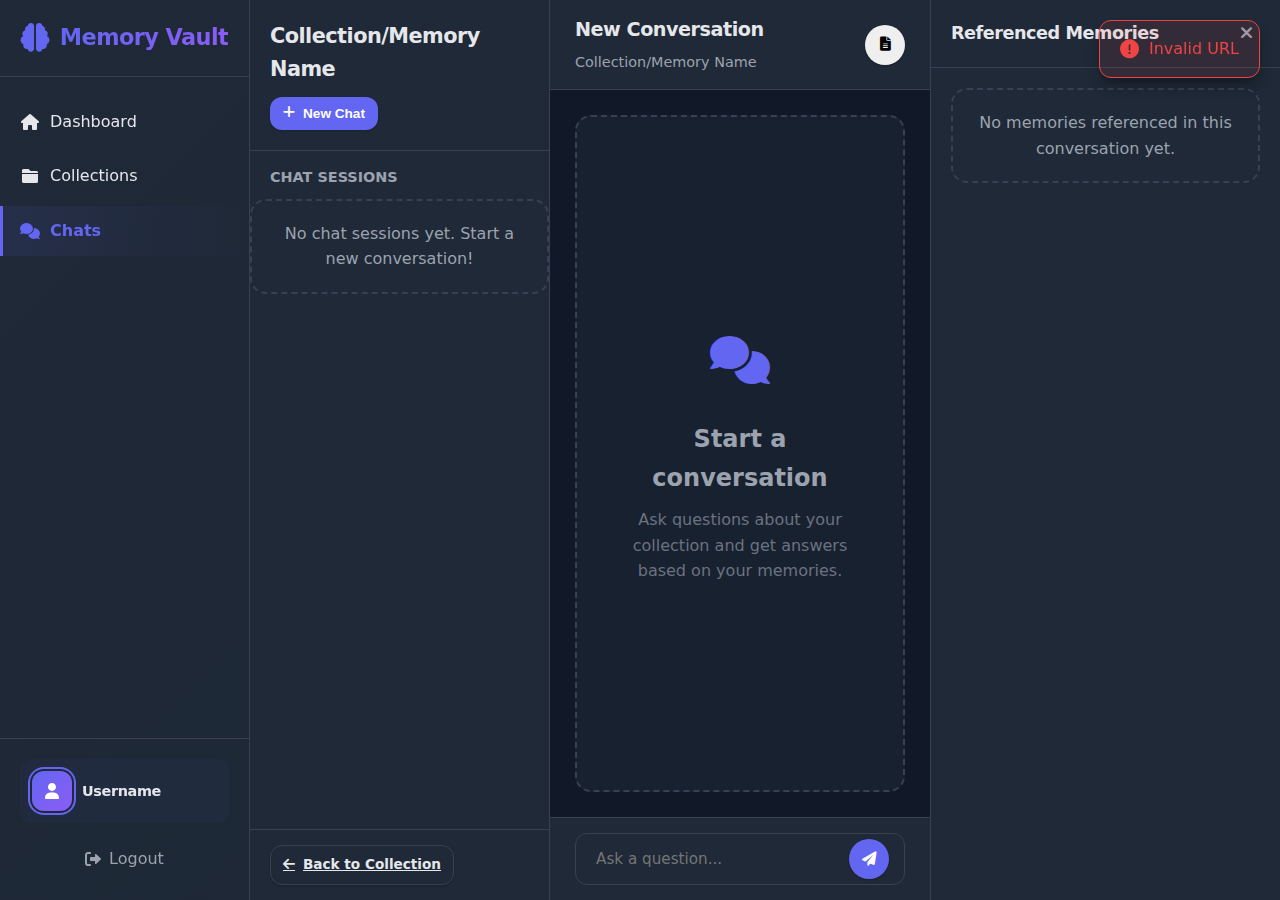
<file: static/chat-view.html>
<!DOCTYPE html>
<html lang="en">
<head>
    <meta charset="UTF-8">
    <meta name="viewport" content="width=device-width, initial-scale=1.0">
    <title>Memories.Ai - Chat</title>
    <link rel="stylesheet" href="https://cdnjs.cloudflare.com/ajax/libs/font-awesome/6.0.0/css/all.min.css">
    <style>
        /* Base Styles */
        :root {
    --primary-color: #6366f1;
    --primary-light: #818cf8;
    --primary-dark: #4f46e5;
    --secondary-color: #8b5cf6;
    --accent-color: #f59e0b;
    --text-color: #e5e7eb;
    --text-light: #9ca3af;
    --text-muted: #6b7280;
    --background-color: #111827;
    --card-bg: #1f2937;
    --sidebar-bg: #1f2937;
    --sidebar-active: rgba(99, 102, 241, 0.1);
    --user-message-bg: rgba(99, 102, 241, 0.1);
    --ai-message-bg: rgba(31, 41, 55, 0.5);
    --border-color: #374151;
    --light-border: #4b5563;
    --error-color: #ef4444;
    --success-color: #10b981;
    --reference-color: #f1c40f;
    --shadow: 0 4px 6px -1px rgba(0, 0, 0, 0.3), 0 2px 4px -1px rgba(0, 0, 0, 0.2);
    --shadow-sm: 0 1px 2px rgba(0, 0, 0, 0.2);
    --shadow-lg: 0 10px 15px -3px rgba(0, 0, 0, 0.3), 0 4px 6px -2px rgba(0, 0, 0, 0.2);
    --transition: all 0.3s cubic-bezier(0.4, 0, 0.2, 1);
    --radius-sm: 0.375rem;
    --radius-md: 0.5rem;
    --radius-lg: 0.75rem;
    --radius-xl: 1rem;
}

* {
    margin: 0;
    padding: 0;
    box-sizing: border-box;
}

body {
    font-family: 'Inter', 'Segoe UI', system-ui, sans-serif;
    background-color: var(--background-color);
    color: var(--text-color);
    line-height: 1.6;
    min-height: 100vh;
}

/* App Container */
.app-container {
    display: flex;
    min-height: 100vh;
}

/* Main Sidebar */
.sidebar {
    width: 250px;
    background-color: var(--sidebar-bg);
    border-right: 1px solid var(--border-color);
    display: flex;
    flex-direction: column;
    position: fixed;
    top: 0;
    left: 0;
    bottom: 0;
    z-index: 10;
    transition: var(--transition);
    background: linear-gradient(135deg, var(--card-bg) 0%, rgba(31, 41, 55, 0.95) 100%);
    backdrop-filter: blur(10px);
}

.sidebar-header {
    padding: 20px;
    display: flex;
    align-items: center;
    justify-content: center;
    border-bottom: 1px solid var(--border-color);
}

.sidebar-header .logo-icon {
    font-size: 1.8rem;
    color: var(--primary-color);
    margin-right: 10px;
    transition: var(--transition);
}

.sidebar-header .logo-icon:hover {
    color: var(--primary-light);
}

.sidebar-header .app-name {
    font-size: 1.4rem;
    font-weight: 700;
    background: linear-gradient(to right, var(--primary-color), var(--secondary-color));
    -webkit-background-clip: text;
    -webkit-text-fill-color: transparent;
    letter-spacing: -0.025em;
}

.sidebar-nav {
    flex: 1;
    padding: 20px 0;
    overflow-y: auto;
}

.sidebar-nav ul {
    list-style: none;
}

.sidebar-nav li {
    margin-bottom: 5px;
}

.sidebar-nav a {
    display: flex;
    align-items: center;
    padding: 12px 20px;
    color: var(--text-color);
    text-decoration: none;
    transition: var(--transition);
    border-radius: 0 var(--radius-lg) var(--radius-lg) 0;
    font-weight: 500;
}

.sidebar-nav a:hover {
    background-color: var(--sidebar-active);
    color: var(--primary-color);
    transform: translateX(4px);
}

.sidebar-nav li.active a {
    background: linear-gradient(90deg, var(--sidebar-active), transparent);
    color: var(--primary-color);
    font-weight: 600;
    border-left: 3px solid var(--primary-color);
    padding-left: 17px;
}

.sidebar-nav i {
    margin-right: 10px;
    width: 20px;
    text-align: center;
    color: currentColor;
    transition: var(--transition);
}

.sidebar-footer {
    padding: 20px;
    border-top: 1px solid var(--border-color);
}

.user-info {
    display: flex;
    align-items: center;
    margin-bottom: 15px;
    padding: 0.75rem;
    background-color: rgba(99, 102, 241, 0.05);
    border-radius: var(--radius-lg);
    transition: var(--transition);
}

.user-info:hover {
    background-color: rgba(99, 102, 241, 0.1);
}

.user-avatar {
    width: 40px;
    height: 40px;
    background: linear-gradient(135deg, var(--primary-color), var(--secondary-color));
    color: white;
    border-radius: 12px;
    display: flex;
    align-items: center;
    justify-content: center;
    margin-right: 10px;
    box-shadow: 0 0 0 2px var(--card-bg), 0 0 0 4px var(--primary-color);
}

.user-name {
    font-weight: 600;
    font-size: 0.9rem;
    letter-spacing: -0.025em;
}

.logout-button {
    display: flex;
    align-items: center;
    justify-content: center;
    color: var(--text-light);
    text-decoration: none;
    padding: 8px 0;
    transition: var(--transition);
    border-radius: var(--radius-lg);
    font-weight: 500;
}

.logout-button:hover {
    color: var(--primary-color);
    background-color: var(--sidebar-active);
}

.logout-button i {
    margin-right: 8px;
    color: currentColor;
}

/* Chat Container */
.chat-container {
    flex: 1;
    margin-left: 250px;
    display: flex;
    height: 100vh;
}

/* Chat Sidebar */
.chat-sidebar {
    width: 300px;
    border-right: 1px solid var(--border-color);
    display: flex;
    flex-direction: column;
    background-color: var(--card-bg);
}

.chat-sidebar-header {
    padding: 20px;
    border-bottom: 1px solid var(--border-color);
}

.chat-sidebar-header h2 {
    font-size: 1.3rem;
    margin-bottom: 10px;
    color: var(--text-color);
    word-break: break-word;
    font-weight: 700;
    letter-spacing: -0.025em;
}

.chat-sessions {
    flex: 1;
    overflow-y: auto;
    padding: 15px 0;
}

.chat-sessions h3 {
    padding: 0 20px;
    font-size: 0.9rem;
    text-transform: uppercase;
    color: var(--text-light);
    margin-bottom: 10px;
    font-weight: 600;
}

.chat-sessions-list {
    display: flex;
    flex-direction: column;
}

.chat-session-item {
    padding: 12px 20px;
    cursor: pointer;
    transition: var(--transition);
    border-left: 3px solid transparent;
    background-color: var(--card-bg);
}

.chat-session-item:hover {
    background-color: var(--sidebar-active);
    transform: translateX(4px);
}

.chat-session-item.active {
    background: linear-gradient(90deg, var(--sidebar-active), transparent);
    border-left-color: var(--primary-color);
}

.chat-session-name {
    font-weight: 600;
    margin-bottom: 5px;
    white-space: nowrap;
    overflow: hidden;
    text-overflow: ellipsis;
    color: var(--text-color);
}

.chat-session-date {
    font-size: 0.8rem;
    color: var(--text-muted);
}

.chat-sidebar-footer {
    padding: 15px 20px;
    border-top: 1px solid var(--border-color);
}

/* Main Chat Area */
.chat-main {
    flex: 1;
    display: flex;
    flex-direction: column;
    background-color: var(--background-color);
}

.chat-header {
    padding: 15px 25px;
    background-color: var(--card-bg);
    border-bottom: 1px solid var(--border-color);
    display: flex;
    justify-content: space-between;
    align-items: center;
}

.chat-info h2 {
    font-size: 1.2rem;
    margin-bottom: 3px;
    color: var(--text-color);
    font-weight: 700;
    letter-spacing: -0.025em;
}

.chat-info span {
    font-size: 0.9rem;
    color: var(--text-light);
}

.chat-messages {
    flex: 1;
    overflow-y: auto;
    padding: 25px;
}

.welcome-message {
    display: flex;
    flex-direction: column;
    align-items: center;
    justify-content: center;
    height: 100%;
    padding: 30px;
    text-align: center;
    color: var(--text-light);
    background-color: rgba(31, 41, 55, 0.5);
    border-radius: var(--radius-xl);
    border: 2px dashed var(--border-color);
}

.welcome-icon {
    font-size: 3rem;
    color: var(--primary-color);
    margin-bottom: 20px;
    transition: var(--transition);
}

.welcome-icon:hover {
    transform: scale(1.1);
}

.welcome-message h3 {
    font-size: 1.5rem;
    margin-bottom: 10px;
    font-weight: 700;
}

.welcome-message p {
    max-width: 400px;
    color: var(--text-muted);
}

.message {
    margin-bottom: 20px;
    max-width: 85%;
}

.message.user-message {
    margin-left: auto;
}

.message.ai-message {
    margin-right: auto;
}

.message-content {
    padding: 15px;
    border-radius: var(--radius-lg);
    position: relative;
    box-shadow: var(--shadow-sm);
    transition: var(--transition);
}

.message-content:hover {
    transform: translateY(-2px);
    box-shadow: var(--shadow);
}

.user-message .message-content {
    background-color: var(--user-message-bg);
    border-bottom-right-radius: 0;
}

.ai-message .message-content {
    background-color: var(--ai-message-bg);
    border-bottom-left-radius: 0;
}

.message-text {
    white-space: pre-wrap;
    font-size: 0.95rem;
    line-height: 1.5;
    color: var(--text-color);
}

.message-references {
    margin-top: 10px;
    padding-top: 10px;
    border-top: 1px dashed var(--light-border);
}

.message-references h4 {
    font-size: 0.8rem;
    color: var(--text-light);
    margin-bottom: 5px;
    font-weight: 600;
}

.reference-list {
    display: flex;
    flex-wrap: wrap;
    gap: 5px;
}

.reference-item {
    background-color: rgba(241, 196, 15, 0.1);
    color: var(--text-color);
    padding: 3px 8px;
    border-radius: var(--radius-md);
    font-size: 0.8rem;
    cursor: pointer;
    transition: var(--transition);
}

.reference-item:hover {
    background-color: rgba(241, 196, 15, 0.2);
    transform: translateY(-1px);
}

.message-meta {
    display: flex;
    justify-content: flex-end;
    margin-top: 5px;
    font-size: 0.8rem;
    color: var(--text-muted);
}

/* Chat Input */
.chat-input-container {
    padding: 15px 25px;
    background-color: var(--card-bg);
    border-top: 1px solid var(--border-color);
}

.thinking-indicator {
    display: none;
    align-items: center;
    padding: 8px 15px;
    border-radius: var(--radius-lg);
    background-color: var(--ai-message-bg);
    margin-bottom: 10px;
    width: fit-content;
}

.thinking-indicator.active {
    display: flex;
}

.thinking-indicator .dot {
    width: 8px;
    height: 8px;
    background-color: var(--text-muted);
    border-radius: 50%;
    margin-right: 4px;
    animation: bounce 1.4s infinite ease-in-out both;
}

.thinking-indicator .dot:nth-child(1) {
    animation-delay: -0.32s;
}

.thinking-indicator .dot:nth-child(2) {
    animation-delay: -0.16s;
}

.thinking-indicator p {
    margin-left: 5px;
    font-size: 0.9rem;
    color: var(--text-light);
}

@keyframes bounce {
    0%, 80%, 100% { transform: scale(0); }
    40% { transform: scale(1.0); }
}

.chat-input {
    display: flex;
    align-items: center;
    gap: 10px;
    background-color: var(--card-bg);
    border-radius: var(--radius-lg);
    padding: 5px 15px 5px 20px;
    border: 1px solid var(--border-color);
    transition: var(--transition);
}

.chat-input:hover {
    border-color: var(--primary-color);
}

.chat-input textarea {
    flex: 1;
    border: none;
    background: transparent;
    padding: 10px 0;
    resize: none;
    max-height: 100px;
    min-height: 24px;
    outline: none;
    font-family: inherit;
    font-size: 0.95rem;
    color: var(--text-color);
}

.chat-input textarea:focus {
    border-color: var(--primary-color);
}

/* Referenced Memories Panel */
.memories-panel {
    width: 350px;
    background-color: var(--card-bg);
    border-left: 1px solid var(--border-color);
    display: flex;
    flex-direction: column;
    transform: translateX(100%);
    transition: transform 0.3s ease;
}

.memories-panel.active {
    transform: translateX(0);
}

.memories-panel-header {
    padding: 15px 20px;
    border-bottom: 1px solid var(--border-color);
    display: flex;
    justify-content: space-between;
    align-items: center;
}

.memories-panel-header h3 {
    font-size: 1.1rem;
    font-weight: 700;
    color: var(--text-color);
    letter-spacing: -0.025em;
}

.close-panel-btn {
    background: none;
    border: none;
    cursor: pointer;
    color: var(--text-light);
    font-size: 1.1rem;
    transition: var(--transition);
    padding: 8px;
    border-radius: var(--radius-md);
}

.close-panel-btn:hover {
    color: var(--error-color);
    background-color: rgba(239, 68, 68, 0.1);
}

.memories-list {
    flex: 1;
    overflow-y: auto;
    padding: 20px;
}

.memory-item {
    background-color: var(--card-bg);
    border-radius: var(--radius-lg);
    padding: 15jx;
    margin-bottom: 15px;
    box-shadow: var(--shadow);
    transition: var(--transition);
    border: 1px solid var(--border-color);
}

.memory-item:hover {
    transform: translateY(-4px);
    box-shadow: var(--shadow-lg);
    border-color: var(--primary-color);
}

.memory-header {
    display: flex;
    align-items: center;
    margin-bottom: 10px;
}

.memory-type-icon {
    width: 36px;
    height: 36px;
    border-radius: var(--radius-md);
    background: linear-gradient(135deg, rgba(99, 102, 241, 0.1), rgba(139, 92, 246, 0.1));
    color: var(--primary-color);
    display: flex;
    align-items: center;
    justify-content: center;
    margin-right: 10px;
    transition: var(--transition);
}

.memory-item:hover .memory-type-icon {
    background: linear-gradient(135deg, rgba(99, 102, 241, 0.2), rgba(139, 92, 246, 0.2));
}

.memory-details h4 {
    font-size: 1rem;
    margin-bottom: 3px;
    color: var(--text-color);
    font-weight: 600;
}

.memory-details small {
    color: var(--text-muted);
    font-size: 0.8rem;
}

.memory-preview {
    margin-top: 10px;
    padding: 10px;
    background-color: rgba(31, 41, 55, 0.5);
    border-radius: var(--radius-md);
    font-size: 0.9rem;
    max-height: 150px;
    overflow-y: auto;
    border: 1px solid var(--light-border);
    color: var(--text-light);
}

.audio-preview audio {
    width: 100%;
    margin-top: 5px;
}

/* Empty States */
.empty-state {
    text-align: center;
    padding: 20px;
    color: var(--text-light);
    background-color: rgba(31, 41, 55, 0.5);
    border-radius: var(--radius-xl);
    border: 2px dashed var(--border-color);
}

/* Buttons */
.btn {
    padding: 10px 15px;
    border-radius: var(--radius-lg);
    border: none;
    font-size: 0.9rem;
    font-weight: 600;
    cursor: pointer;
    transition: var(--transition);
    display: inline-flex;
    align-items: center;
    justify-content: center;
    box-shadow: var(--shadow-sm);
}

.btn i {
    margin-right: 8px;
}

.btn-sm {
    padding: 8px 12px;
    font-size: 0.85rem;
}

.btn-icon {
    width: 40px;
    height: 40px;
    padding: 0;
    border-radius: 50%;
}

.btn-icon i {
    margin: 0;
}

.btn-primary {
    background-color: var(--primary-color);
    color: white;
    border: 1px solid transparent;
}

.btn-primary:hover {
    background-color: var(--primary-dark);
    transform: translateY(-2px);
    box-shadow: 0 4px 14px -1px rgba(99, 102, 241, 0.3);
}

.btn-primary:active {
    transform: translateY(0);
    box-shadow: none;
}

.btn-secondary {
    background-color: var(--card-bg);
    color: var(--text-color);
    border: 1px solid var(--border-color);
}

.btn-secondary:hover {
    background-color: var(--sidebar-active);
    border-color: var(--primary-color);
}

/* Notification */
#notification-container {
    position: fixed;
    top: 20px;
    right: 20px;
    z-index: 1000;
}

.notification {
    padding: 15px 20px;
    border-radius: var(--radius-lg);
    margin-bottom: 10px;
    box-shadow: var(--shadow-lg);
    display: flex;
    align-items: center;
    animation: slideIn 0.3s forwards;
    border: 1px solid;
}

.notification.success {
    background-color: rgba(16, 185, 129, 0.1);
    color: var(--success-color);
    border-color: var(--success-color);
}

.notification.error {
    background-color: rgba(239, 68, 68, 0.1);
    color: var(--error-color);
    border-color: var(--error-color);
}

.notification i {
    margin-right: 10px;
    font-size: 1.2rem;
}

@keyframes slideIn {
    from {
        transform: translateX(100%);
        opacity: 0;
    }
    to {
        transform: translateX(0);
        opacity: 1;
    }
}

/* Responsive Styles */
@media (max-width: 1200px) {
    .chat-sidebar {
        width: 260px;
    }
    
    .memories-panel {
        width: 300px;
    }
}

@media (max-width: 992px) {
    .chat-container {
        display: grid;
        grid-template-areas: 
            "sidebar sidebar"
            "main memories";
        grid-template-columns: 1fr 0;
        grid-template-rows: auto 1fr;
    }
    
    .chat-sidebar {
        grid-area: sidebar;
        width: 100%;
        height: auto;
        max-height: 40vh;
    }
    
    .chat-main {
        grid-area: main;
    }
    
    .memories-panel {
        grid-area: memories;
        width: 100%;
        height: 100%;
        position: fixed;
        top: 0;
        right: 0;
        bottom: 0;
    }
    
    .message {
        max-width: 90%;
    }
}

@media (max-width: 768px) {
    .sidebar {
        width: 70px;
    }

    .sidebar-header .app-name, 
    .sidebar-nav span, 
    .user-details,
    .logout-button span {
        display: none;
    }

    .user-avatar {
        margin-right: 0;
    }

    .sidebar-header {
        justify-content: center;
    }

    .sidebar-header .logo-icon {
        margin-right: 0;
    }

    .chat-container {
        margin-left: 70px;
    }
    
    .message {
        max-width: 95%;
    }
}
    </style>
</head>
<body>
    <div class="app-container">
        <!-- Sidebar Navigation -->
        <aside class="sidebar">
            <div class="sidebar-header">
                <i class="fas fa-brain logo-icon"></i>
                <h1 class="app-name">Memory Vault</h1>
            </div>
            <nav class="sidebar-nav">
                <ul>
                    <li>
                        <a href="/">
                            <i class="fas fa-home"></i>
                            <span>Dashboard</span>
                        </a>
                    </li>
                    <li>
                        <a href="/collections">
                            <i class="fas fa-folder"></i>
                            <span>Collections</span>
                        </a>
                    </li>
                    <li class="active">
                        <a href="/chats">
                            <i class="fas fa-comments"></i>
                            <span>Chats</span>
                        </a>
                    </li>
                    <!-- <li>
                        <a href="/settings">
                            <i class="fas fa-cog"></i>
                            <span>Settings</span>
                        </a>
                    </li> -->
                </ul>
            </nav>
            <div class="sidebar-footer">
                <div class="user-info">
                    <div class="user-avatar">
                        <i class="fas fa-user"></i>
                    </div>
                    <div class="user-details">
                        <p class="user-name" id="current-username">Username</p>
                    </div>
                </div>
                <a href="/logout" class="logout-button">
                    <i class="fas fa-sign-out-alt"></i>
                    <span>Logout</span>
                </a>
            </div>
        </aside>

        <!-- Chat Container -->
        <div class="chat-container">
            <!-- Chat Sidebar -->
            <aside class="chat-sidebar">
                <div class="chat-sidebar-header">
                    <h2 id="entity-name">Collection/Memory Name</h2>
                    <button id="new-chat-btn" class="btn btn-sm btn-primary">
                        <i class="fas fa-plus"></i> New Chat
                    </button>
                </div>
                <div class="chat-sessions">
                    <h3>Chat Sessions</h3>
                    <div class="chat-sessions-list" id="chat-sessions-container">
                        <!-- Chat sessions will be loaded here -->
                        <div class="empty-state" id="empty-chats">
                            <p>No chat sessions yet. Start a new conversation!</p>
                        </div>
                    </div>
                </div>
                <div class="chat-sidebar-footer">
                    <a href="#" id="back-link" class="btn btn-secondary btn-sm">
                        <i class="fas fa-arrow-left"></i> Back to Collection
                    </a>
                </div>
            </aside>

            <!-- Main Chat Area -->
            <main class="chat-main">
                <!-- Chat Header -->
                <header class="chat-header">
                    <div class="chat-info">
                        <h2 id="chat-title">New Conversation</h2>
                        <span id="chat-subtitle">Collection/Memory Name</span>
                    </div>
                    <div class="chat-actions">
                        <button id="view-memories-btn" class="btn btn-icon" title="View Referenced Memories">
                            <i class="fas fa-file-alt"></i>
                        </button>
                    </div>
                </header>

                <!-- Chat Messages -->
                <div class="chat-messages" id="chat-messages">
                    <!-- Messages will be loaded here -->
                    <div class="welcome-message" id="welcome-message">
                        <div class="welcome-icon">
                            <i class="fas fa-comments"></i>
                        </div>
                        <h3>Start a conversation</h3>
                        <p>Ask questions about your collection and get answers based on your memories.</p>
                    </div>
                </div>

                <!-- Chat Input -->
                <div class="chat-input-container">
                    <div id="thinking-indicator" class="thinking-indicator">
                        <span class="dot"></span>
                        <span class="dot"></span>
                        <span class="dot"></span>
                        <p>Thinking...</p>
                    </div>
                    <form id="chat-form" class="chat-input">
                        <textarea 
                            id="chat-input" 
                            placeholder="Ask a question..."
                            rows="1" 
                            required
                        ></textarea>
                        <button type="submit" id="send-btn" class="btn btn-icon btn-primary">
                            <i class="fas fa-paper-plane"></i>
                        </button>
                    </form>
                </div>
            </main>

            <!-- Referenced Memories Panel -->
            <aside class="memories-panel active" id="memories-panel">
                <div class="memories-panel-header">
                    <h3>Referenced Memories</h3>
                    <button class="close-panel-btn">
                        <i class="fas fa-times"></i>
                    </button>
                </div>
                <div class="memories-list" id="referenced-memories">
                    <!-- Referenced memories will be loaded here -->
                    <div class="empty-state" id="empty-references">
                        <p>No memories referenced in this conversation yet.</p>
                    </div>
                </div>
            </aside>
        </div>
    </div>

    <!-- Notification Container -->
    <div id="notification-container"></div>

    <script>document.addEventListener('DOMContentLoaded', () => {
        // DOM Elements
        const entityNameEl = document.getElementById('entity-name');
        const chatTitleEl = document.getElementById('chat-title');
        const chatSubtitleEl = document.getElementById('chat-subtitle');
        const newChatBtn = document.getElementById('new-chat-btn');
        const backLinkEl = document.getElementById('back-link');
        const viewMemoriesBtn = document.getElementById('view-memories-btn');
        const memoriesPanel = document.getElementById('memories-panel');
        const closePanelBtn = document.querySelector('.close-panel-btn');
        const chatSessionsContainer = document.getElementById('chat-sessions-container');
        const emptyChatsSessions = document.getElementById('empty-chats');
        const chatMessagesContainer = document.getElementById('chat-messages');
        const welcomeMessage = document.getElementById('welcome-message');
        const chatForm = document.getElementById('chat-form');
        const chatInput = document.getElementById('chat-input');
        const sendBtn = document.getElementById('send-btn');
        const thinkingIndicator = document.getElementById('thinking-indicator');
        const referencedMemoriesContainer = document.getElementById('referenced-memories');
        const emptyReferences = document.getElementById('empty-references');
        const currentUsernameEl = document.getElementById('current-username');
        const notificationContainer = document.getElementById('notification-container');
    
        // State
        let entityType = 'collection'; // 'collection' or 'memory'
        let entityId = null;
        let entityData = null;
        let chatId = null;
        let chatSessions = [];
        let messages = [];
        let referencedMemories = [];
        let currentUser = null;
        let isProcessing = false;
    
        // Get parameters from URL
        const urlParams = getUrlParams();
        
        // Initialize
        init();
        
        // Auto-resize the textarea as content changes
        chatInput.addEventListener('input', function() {
            this.style.height = 'auto';
            this.style.height = (this.scrollHeight) + 'px';
        });
        
        // Get URL parameters
        function getUrlParams() {
            const path = window.location.pathname;
            console.log('Current path:', path);
            
            let params = {};
            
            // Check if it's a collection chat
            const collectionMatch = path.match(/\/collections\/([^\/]+)\/chat(?:\/([^\/]+))?$/);
            if (collectionMatch) {
                params.entityType = 'collection';
                params.entityId = collectionMatch[1];
                params.chatId = collectionMatch[2] || null;
                return params;
            }
            
            // Check if it's a memory chat
            const memoryMatch = path.match(/\/collections\/([^\/]+)\/memory\/([^\/]+)\/chat(?:\/([^\/]+))?$/);
            if (memoryMatch) {
                params.entityType = 'memory';
                params.collectionId = memoryMatch[1];
                params.entityId = memoryMatch[2];
                params.chatId = memoryMatch[3] || null;
                return params;
            }
            
            console.error('Invalid URL pattern');
            return null;
        }
        
        // Initialize
        async function init() {
            if (!urlParams) {
                showNotification('Invalid URL', 'error');
                setTimeout(() => {
                    window.location.href = '/';
                }, 2000);
                return;
            }
            
            console.log('URL Parameters:', urlParams);
            
            entityType = urlParams.entityType;
            entityId = urlParams.entityId;
            chatId = urlParams.chatId;
            
            // Setup back link
            if (entityType === 'collection') {
                backLinkEl.href = `/collections/${entityId}`;
            } else if (entityType === 'memory') {
                backLinkEl.href = `/collections/${urlParams.collectionId}`;
            }
            
            await getCurrentUser();
            
            if (entityType === 'collection') {
                await fetchCollection();
            } else if (entityType === 'memory') {
                await fetchMemory();
            }
            
            await fetchChatSessions();
            
            if (chatId) {
                await fetchChatMessages();
            }
            
            setupEventListeners();
        }
        
        // Get current user info
        async function getCurrentUser() {
            try {
                const response = await fetch('/api/user/current');
                
                if (!response.ok) {
                    window.location.href = '/login';
                    return;
                }
    
                const data = await response.json();
                
                if (data.success) {
                    currentUser = data.user;
                    currentUsernameEl.textContent = currentUser.username;
                } else {
                    window.location.href = '/login';
                }
            } catch (error) {
                console.error('Error fetching user info:', error);
                window.location.href = '/login';
            }
        }
        
        // Fetch collection details
        async function fetchCollection() {
            try {
                const response = await fetch(`/api/collections/${entityId}`);
                
                if (!response.ok) {
                    throw new Error(`HTTP error! status: ${response.status}`);
                }
                
                const data = await response.json();
                
                if (data.success) {
                    entityData = data.collection;
                    
                    // Update UI
                    entityNameEl.textContent = entityData.name;
                    chatSubtitleEl.textContent = entityData.name;
                    document.title = `Memory Vault - Chat with ${entityData.name}`;
                } else {
                    showNotification(data.error || 'Failed to load collection', 'error');
                    setTimeout(() => {
                        window.location.href = '/collections';
                    }, 3000);
                }
            } catch (error) {
                console.error('Error fetching collection:', error);
                showNotification('An error occurred while loading the collection', 'error');
                setTimeout(() => {
                    window.location.href = '/collections';
                }, 3000);
            }
        }
        
        // Fetch memory details
        async function fetchMemory() {
            try {
                const response = await fetch(`/api/collections/${urlParams.collectionId}/memories/${entityId}`);
                
                if (!response.ok) {
                    throw new Error(`HTTP error! status: ${response.status}`);
                }
                
                const data = await response.json();
                
                if (data.success) {
                    entityData = data.memory;
                    
                    // Update UI
                    entityNameEl.textContent = entityData.title;
                    chatSubtitleEl.textContent = entityData.title;
                    document.title = `Memory Vault - Chat with ${entityData.title}`;
                } else {
                    showNotification(data.error || 'Failed to load memory', 'error');
                    setTimeout(() => {
                        window.location.href = `/collections/${urlParams.collectionId}`;
                    }, 3000);
                }
            } catch (error) {
                console.error('Error fetching memory:', error);
                showNotification('An error occurred while loading the memory', 'error');
                setTimeout(() => {
                    window.location.href = `/collections/${urlParams.collectionId}`;
                }, 3000);
            }
        }
        
        // Fetch chat sessions
        async function fetchChatSessions() {
            try {
                let url;
                
                if (entityType === 'collection') {
                    url = `/api/collections/${entityId}/chats`;
                } else if (entityType === 'memory') {
                    url = `/api/collections/${urlParams.collectionId}/memory/${entityId}/chats`;
                }
                
                const response = await fetch(url);
                
                if (!response.ok) {
                    if (response.status === 404) {
                        console.warn('Chat sessions endpoint not found');
                        return;
                    }
                    throw new Error(`HTTP error! status: ${response.status}`);
                }
                
                const data = await response.json();
                
                if (data.success) {
                    chatSessions = data.chats;
                    renderChatSessions();
                    
                    // If no chat ID was provided but we have sessions, select the most recent one
                    if (!chatId && chatSessions.length > 0) {
                        chatId = chatSessions[0].id;
                        await fetchChatMessages();
                        
                        // Update URL without reloading the page
                        let newUrl;
                        if (entityType === 'collection') {
                            newUrl = `/collections/${entityId}/chat/${chatId}`;
                        } else {
                            newUrl = `/collections/${urlParams.collectionId}/memory/${entityId}/chat/${chatId}`;
                        }
                        
                        window.history.pushState({ path: newUrl }, '', newUrl);
                    }
                    
                    // If no chat sessions and no chat ID, we need to create a new chat
                    if (chatSessions.length === 0 && !chatId) {
                        await createChatSession();
                    }
                } else {
                    console.warn('Failed to load chat sessions:', data.error);
                }
            } catch (error) {
                console.error('Error fetching chat sessions:', error);
            }
        }
        
        // Fetch chat messages
        async function fetchChatMessages() {
            if (!chatId) return;
            
            try {
                let url;
                
                if (entityType === 'collection') {
                    url = `/api/collections/${entityId}/chat/${chatId}/messages`;
                } else if (entityType === 'memory') {
                    url = `/api/collections/${urlParams.collectionId}/memory/${entityId}/chat/${chatId}/messages`;
                }
                
                const response = await fetch(url);
                
                if (!response.ok) {
                    throw new Error(`HTTP error! status: ${response.status}`);
                }
                
                const data = await response.json();
                
                if (data.success) {
                    // Update chat title
                    chatTitleEl.textContent = data.chat.title;
                    
                    // Update messages
                    messages = data.messages;
                    renderMessages();
                    
                    // Highlight active chat session
                    highlightActiveChat();
                    
                    // Show chat area, hide welcome message
                    if (messages.length > 0) {
                        welcomeMessage.style.display = 'none';
                    }
                } else {
                    showNotification(data.error || 'Failed to load chat messages', 'error');
                }
            } catch (error) {
                console.error('Error fetching chat messages:', error);
                showNotification('An error occurred while loading the chat messages', 'error');
            }
        }
        
        // Create a new chat session
        async function createChatSession() {
            try {
                let url;
                
                if (entityType === 'collection') {
                    url = `/api/collections/${entityId}/chat`;
                } else if (entityType === 'memory') {
                    url = `/api/collections/${urlParams.collectionId}/memory/${entityId}/chat`;
                }
                
                const response = await fetch(url, {
                    method: 'POST'
                });
                
                if (!response.ok) {
                    throw new Error(`HTTP error! status: ${response.status}`);
                }
                
                const data = await response.json();
                
                if (data.success) {
                    chatId = data.chat.id;
                    
                    // Update chat title
                    chatTitleEl.textContent = data.chat.title;
                    
                    // Clear messages
                    messages = [];
                    renderMessages();
                    
                    // Show welcome message
                    welcomeMessage.style.display = 'flex';
                    
                    // Refresh chat sessions
                    await fetchChatSessions();
                    
                    // Update URL without reloading the page
                    let newUrl;
                    if (entityType === 'collection') {
                        newUrl = `/collections/${entityId}/chat/${chatId}`;
                    } else {
                        newUrl = `/collections/${urlParams.collectionId}/memory/${entityId}/chat/${chatId}`;
                    }
                    
                    window.history.pushState({ path: newUrl }, '', newUrl);
                } else {
                    showNotification(data.error || 'Failed to create chat session', 'error');
                }
            } catch (error) {
                console.error('Error creating chat session:', error);
                showNotification('An error occurred while creating the chat session', 'error');
            }
        }
        
        // Send a message
        async function sendMessage(message) {
    if (!chatId || isProcessing) return;
    
    isProcessing = true;
    thinkingIndicator.classList.add('active');
    
    try {
        let url;
        
        if (entityType === 'collection') {
            url = `/api/collections/${entityId}/chat/${chatId}/query`;
        } else if (entityType === 'memory') {
            url = `/api/collections/${urlParams.collectionId}/memory/${entityId}/chat/${chatId}/query`;
        }
        
        console.log('DEBUG: Sending message to URL:', url);
        console.log('DEBUG: Message data:', { query: message });
        
        const response = await fetch(url, {
            method: 'POST',
            headers: {
                'Content-Type': 'application/json'
            },
            body: JSON.stringify({ query: message })
        });
        
        console.log('DEBUG: Send message response status:', response.status);
        
        if (!response.ok) {
            console.log('DEBUG: Send message response error:', response.statusText);
            const errorText = await response.text();
            console.log('DEBUG: Full error response:', errorText);
            throw new Error(`HTTP error! status: ${response.status}`);
        }
        
        const data = await response.json();
        console.log('DEBUG: Send message response data:', data);
        
        // ADD THIS CODE HERE ↓
        if (data.success) {
            // Create and display AI message immediately
            const aiMessageEl = document.createElement('div');
            aiMessageEl.className = 'message ai-message';
            
            let referencesHtml = '';
            if (data.relevant_memories && data.relevant_memories.length > 0) {
                referencesHtml = `
                    <div class="message-references">
                        <h4>Referenced Memories:</h4>
                        <div class="reference-list">
                            ${data.relevant_memories.map(memory => `
                                <span class="reference-item" data-id="${memory.id}">
                                    ${memory.title}
                                </span>
                            `).join('')}
                        </div>
                    </div>
                `;
            }
            
            aiMessageEl.innerHTML = `
                <div class="message-content">
                    <div class="message-text">${formatMessageText(data.response)}</div>
                    ${referencesHtml}
                </div>
                <div class="message-meta">
                    <span>${new Date().toLocaleString()}</span>
                </div>
            `;
            
            chatMessagesContainer.appendChild(aiMessageEl);
            scrollToBottom();
            
            // Update referenced memories panel
            if (data.relevant_memories) {
                referencedMemories = data.relevant_memories;
                renderReferencedMemories();
            }
        } else {
            showNotification(data.error || 'Failed to send message', 'error');
        }
        // ↑ END OF ADDED CODE
        
    } catch (error) {
        console.log('DEBUG: Exception in sendMessage:', error.message, error.stack);
        showNotification('An error occurred while sending the message', 'error');
    } finally {
        isProcessing = false;
        thinkingIndicator.classList.remove('active');
    }
}
        
        // Render chat sessions
        function renderChatSessions() {
            if (chatSessions.length === 0) {
                emptyChatsSessions.style.display = 'block';
                return;
            }
            
            emptyChatsSessions.style.display = 'none';
            chatSessionsContainer.innerHTML = '';
            
            chatSessions.forEach(session => {
                const sessionDate = new Date(session.updated_at).toLocaleString();
                
                const sessionEl = document.createElement('div');
                sessionEl.className = 'chat-session-item';
                sessionEl.dataset.id = session.id;
                
                if (session.id === chatId) {
                    sessionEl.classList.add('active');
                }
                sessionEl.innerHTML = `
                    <div class="chat-session-name">${session.title}</div>
                    <div class="chat-session-date">${sessionDate}</div>
                `;
                
                chatSessionsContainer.appendChild(sessionEl);
                
                sessionEl.addEventListener('click', () => {
                    if (session.id === chatId) return;
                    
                    chatId = session.id;
                    fetchChatMessages();
                    
                    // Update URL without reloading the page
                    let newUrl;
                    if (entityType === 'collection') {
                        newUrl = `/collections/${entityId}/chat/${chatId}`;
                    } else {
                        newUrl = `/collections/${urlParams.collectionId}/memory/${entityId}/chat/${chatId}`;
                    }
                    
                    window.history.pushState({ path: newUrl }, '', newUrl);
                });
            });
        }
        
        // Render messages
        function renderMessages() {
    if (messages.length === 0) {
        chatMessagesContainer.innerHTML = '';
        return;
    }
    
    chatMessagesContainer.innerHTML = '';
    
    // ADD THIS: Collect all referenced memories from messages
    const allReferencedMemoryIds = new Set();
    
    messages.forEach(message => {
        const timestamp = new Date(message.timestamp).toLocaleString();
        const isUser = message.is_user;
        
        const messageEl = document.createElement('div');
        messageEl.className = `message ${isUser ? 'user-message' : 'ai-message'}`;
        
        let referencesHtml = '';
        if (!isUser && message.relevant_memory_ids && message.relevant_memory_ids.length > 0) {
            const referencedMemoryIds = message.relevant_memory_ids;
            
            // ADD THIS: Add memory IDs to the set
            referencedMemoryIds.forEach(id => allReferencedMemoryIds.add(id));
            
            referencesHtml = `
                <div class="message-references">
                    <h4>Referenced Memories:</h4>
                    <div class="reference-list">
                        ${referencedMemoryIds.map(id => `
                            <span class="reference-item" data-id="${id}">
                                Memory ${id.substring(0, 6)}...
                            </span>
                        `).join('')}
                    </div>
                </div>
            `;
        }
        
        messageEl.innerHTML = `
            <div class="message-content">
                <div class="message-text">${formatMessageText(message.content)}</div>
                ${referencesHtml}
            </div>
            <div class="message-meta">
                <span>${timestamp}</span>
            </div>
        `;
        
        chatMessagesContainer.appendChild(messageEl);
        
        // Add click events to reference items
        const referenceItems = messageEl.querySelectorAll('.reference-item');
        referenceItems.forEach(item => {
            item.addEventListener('click', () => {
                viewMemoriesBtn.click();
                
                // Highlight the referenced memory
                const memoryId = item.dataset.id;
                const memoryEl = document.querySelector(`.memory-item[data-id="${memoryId}"]`);
                if (memoryEl) {
                    memoryEl.scrollIntoView({ behavior: 'smooth' });
                    memoryEl.classList.add('highlight');
                    
                    setTimeout(() => {
                        memoryEl.classList.remove('highlight');
                    }, 2000);
                }
            });
        });
    });
    
    // ADD THIS: Load all referenced memories
    if (allReferencedMemoryIds.size > 0) {
        loadAllReferencedMemories(Array.from(allReferencedMemoryIds));
    }
    
    // Scroll to bottom
    scrollToBottom();
}


// ADD THIS NEW FUNCTION: Function to load all referenced memories
async function loadAllReferencedMemories(memoryIds) {
    try {
        // Fetch all memory details
        const promises = memoryIds.map(id => 
            fetch(`/api/collections/${urlParams.collectionId || entityId}/memories/${id}`)
                .then(res => res.json())
                .then(data => data.success ? data.memory : null)
        );
        
        const memories = await Promise.all(promises);
        referencedMemories = memories.filter(m => m !== null);
        renderReferencedMemories();
    } catch (error) {
        console.error('Error loading referenced memories:', error);
    }
}
        // Format message text with markdown-like syntax
        function formatMessageText(text) {
            // Replace URLs with hyperlinks
            text = text.replace(
                /(https?:\/\/[^\s]+)/g, 
                '<a href="$1" target="_blank" rel="noopener noreferrer">$1</a>'
            );
            
            // Replace newlines with <br>
            text = text.replace(/\n/g, '<br>');
            
            return text;
        }
        
        // Render referenced memories
        function renderReferencedMemories() {
            if (referencedMemories.length === 0) {
                emptyReferences.style.display = 'block';
                return;
            }
            
            emptyReferences.style.display = 'none';
            referencedMemoriesContainer.innerHTML = '';
            
            referencedMemories.forEach(memory => {
                const memoryEl = document.createElement('div');
                memoryEl.className = 'memory-item';
                memoryEl.dataset.id = memory.id;
                
                // Set appropriate icon based on memory type
                let icon;
                switch(memory.type) {
                    case 'text':
                        icon = 'fa-file-alt';
                        break;
                    case 'pdf':
                        icon = 'fa-file-pdf';
                        break;
                    case 'audio':
                        icon = 'fa-headphones';
                        break;
                    default:
                        icon = 'fa-file';
                }
                
                memoryEl.innerHTML = `
                    <div class="memory-header">
                        <div class="memory-type-icon">
                            <i class="fas ${icon}"></i>
                        </div>
                        <div class="memory-details">
                            <h4>${memory.title}</h4>
                            <small>${memory.type} • ${memory.original_filename || 'Unknown file'}</small>
                        </div>
                    </div>
                    <p>${memory.description || 'No description provided.'}</p>
                    
                    <div class="memory-preview">
                        <!-- Memory preview will be loaded here -->
                    </div>
                `;
                
                referencedMemoriesContainer.appendChild(memoryEl);
                
                // Load memory preview
                loadMemoryPreview(memory, memoryEl.querySelector('.memory-preview'));
            });
        }
        
        // Load memory preview
        function loadMemoryPreview(memory, previewContainer) {
    // Don't load content anymore, just show basic info
    previewContainer.innerHTML = `
        <div class="memory-basic-info">
            <p>Type: <strong>${memory.type}</strong></p>
            ${memory.description ? `<p>Description: ${memory.description}</p>` : ''}
            <p>Created: ${new Date(memory.created_at).toLocaleString()}</p>
        </div>
    `;
}
        // Highlight active chat
        function highlightActiveChat() {
            document.querySelectorAll('.chat-session-item').forEach(item => {
                if (item.dataset.id === chatId) {
                    item.classList.add('active');
                } else {
                    item.classList.remove('active');
                }
            });
        }
        
        // Scroll chat to bottom
        function scrollToBottom() {
            chatMessagesContainer.scrollTop = chatMessagesContainer.scrollHeight;
        }
        
        // Show notification
        function showNotification(message, type = 'success') {
            const notification = document.createElement('div');
            notification.className = `notification ${type}`;
            
            // Add appropriate icon
            const icon = document.createElement('i');
            icon.className = type === 'success' ? 'fas fa-check-circle' : 'fas fa-exclamation-circle';
            notification.appendChild(icon);
            
            // Add message
            const messageText = document.createElement('span');
            messageText.textContent = message;
            notification.appendChild(messageText);
            
            // Add notification to container
            notificationContainer.appendChild(notification);
            
            // Auto-remove notification after 5 seconds
            setTimeout(() => {
                notification.style.opacity = '0';
                setTimeout(() => {
                    notificationContainer.removeChild(notification);
                }, 300);
            }, 5000);
        }
        
        // Setup event listeners
        function setupEventListeners() {
            // New chat button
            newChatBtn.addEventListener('click', async () => {
                await createChatSession();
            });
            
            // Chat form submission
            chatForm.addEventListener('submit', async (e) => {
                e.preventDefault();
                
                const message = chatInput.value.trim();
                if (!message) return;
                
                // Clear input and reset height
                chatInput.value = '';
                chatInput.style.height = 'auto';
                
                // Add message to UI immediately for better UX
                const messageEl = document.createElement('div');
                messageEl.className = 'message user-message';
                messageEl.innerHTML = `
                    <div class="message-content">
                        <div class="message-text">${formatMessageText(message)}</div>
                    </div>
                    <div class="message-meta">
                        <span>${new Date().toLocaleString()}</span>
                    </div>
                `;
                
                // Hide welcome message if visible
                welcomeMessage.style.display = 'none';
                
                chatMessagesContainer.appendChild(messageEl);
                scrollToBottom();
                
                // Send message to server
                await sendMessage(message);
            });
            
            // Toggle memories panel
            viewMemoriesBtn.addEventListener('click', () => {
                memoriesPanel.classList.toggle('active');
            });
            
            // Close memories panel
            closePanelBtn.addEventListener('click', () => {
                memoriesPanel.classList.remove('active');
            });
        }
    });</script>
</body>
</html>
</file>
